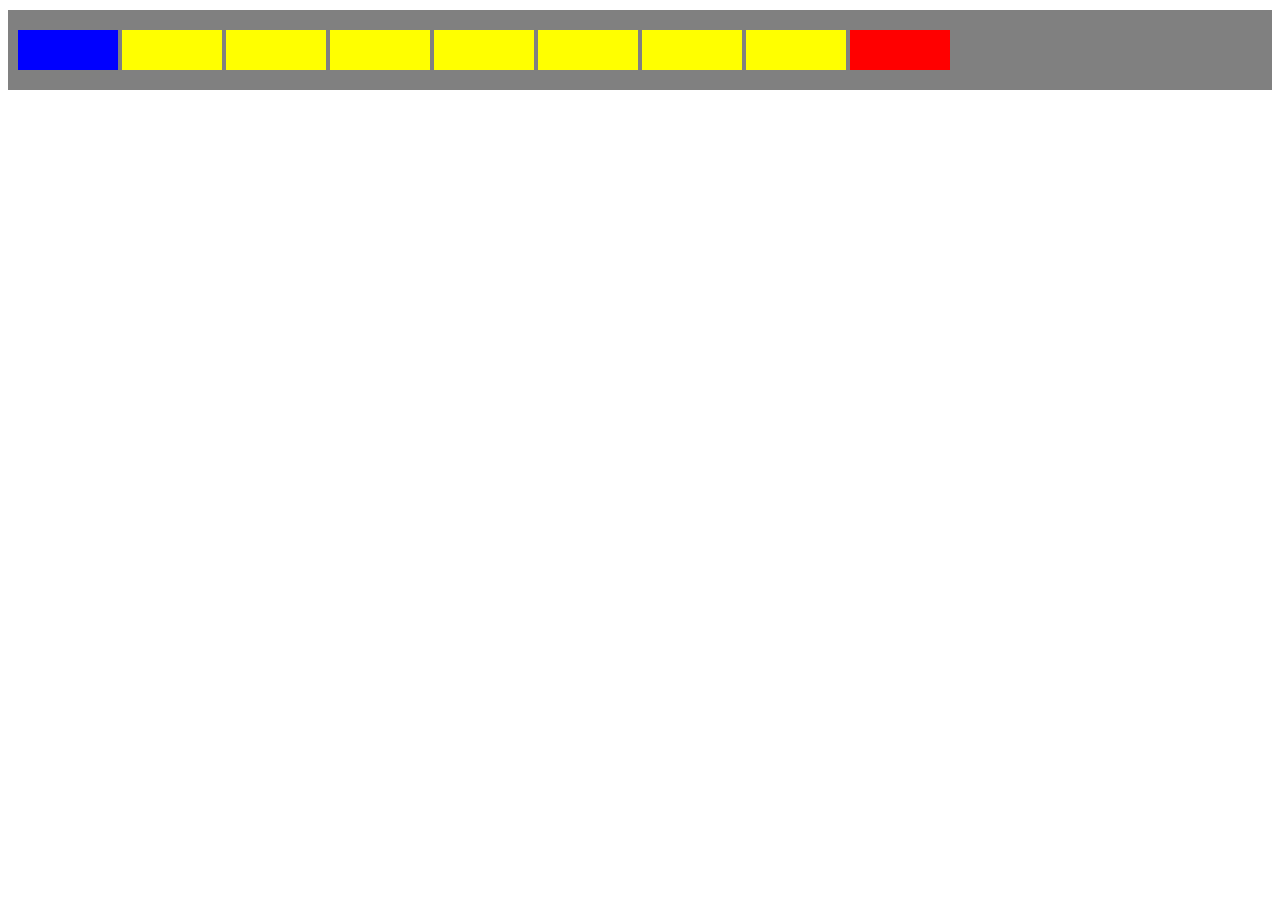
<file: Лекция 37. ClassList и делегирование/index.html>
<!DOCTYPE html>
<html lang="en">
<head>
    <meta charset="UTF-8">
    <meta name="viewport" content="width=device-width, initial-scale=1.0">
    <meta http-equiv="X-UA-Compatible" content="ie=edge">
    <title>Java Script</title>
    <link rel='stylesheet' href='style.css'>
</head>
<body>
    <div id='first' class='btn-block'>
        <button class='blue some'></button>
        <button></button>
        <button></button>
        <button></button>
        <button></button>
        <button></button>
        <button></button>
        <button></button>
    </div>
    <script src='practic.js'></script>
    
</body>
</html>
</file>
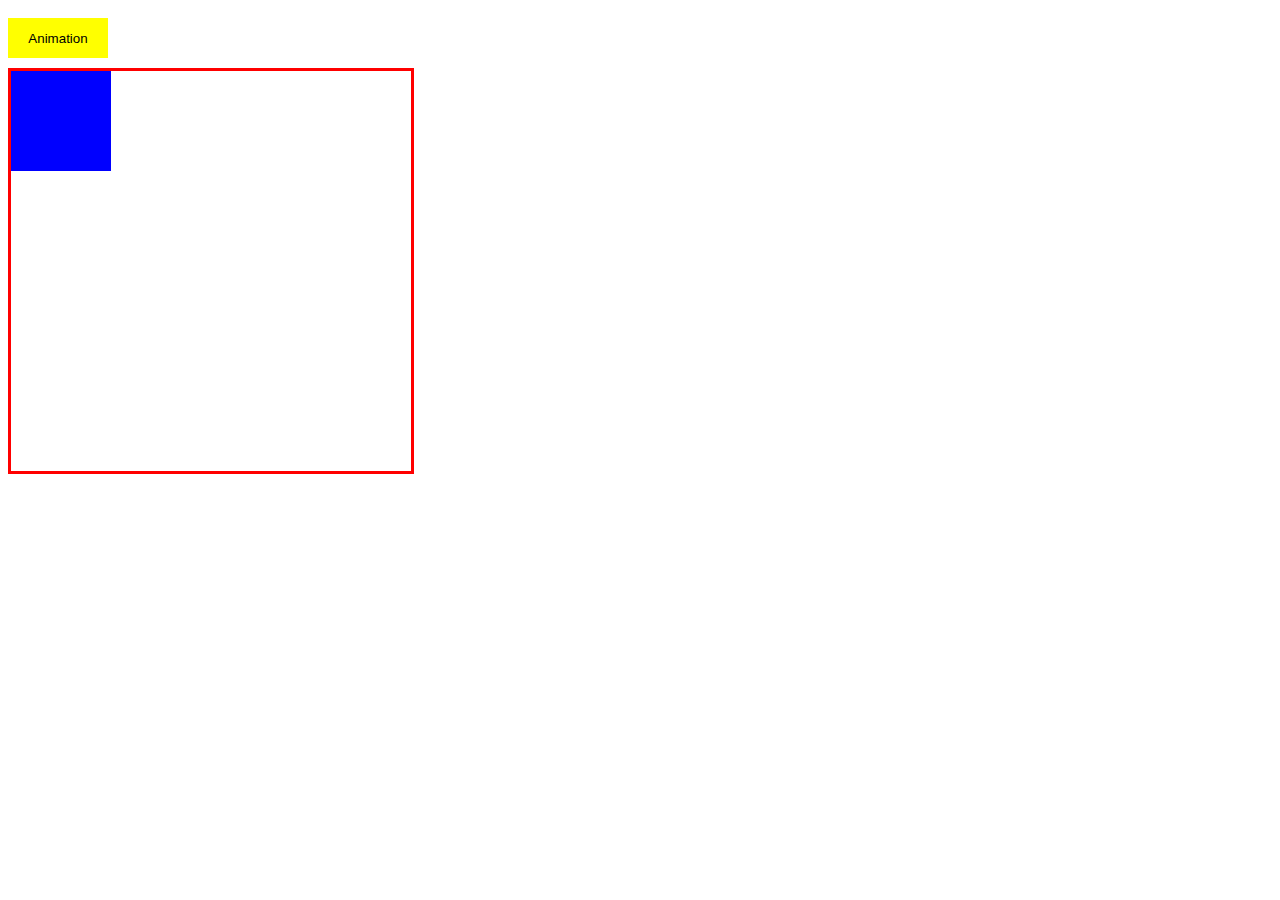
<file: Лекция 39. Скрипты и время их выполнения setTimout & setInterval/index.html>
<!DOCTYPE html>
<html lang="ru">
  <head>
    <meta charset="utf-8">
    <meta http-equiv="X-UA-Compatible" content="IE=edge">
   	<title>Java Script</title>
   	<link rel="stylesheet" href="style.css">
  </head>
  <body>
    <button class="btn">Animation</button>
    <div class="wrapper">
        <div class="box"></div>
    </div>

	<script src="jsv1.1+v1.2.js"></script>
  </body>
</html>
</file>
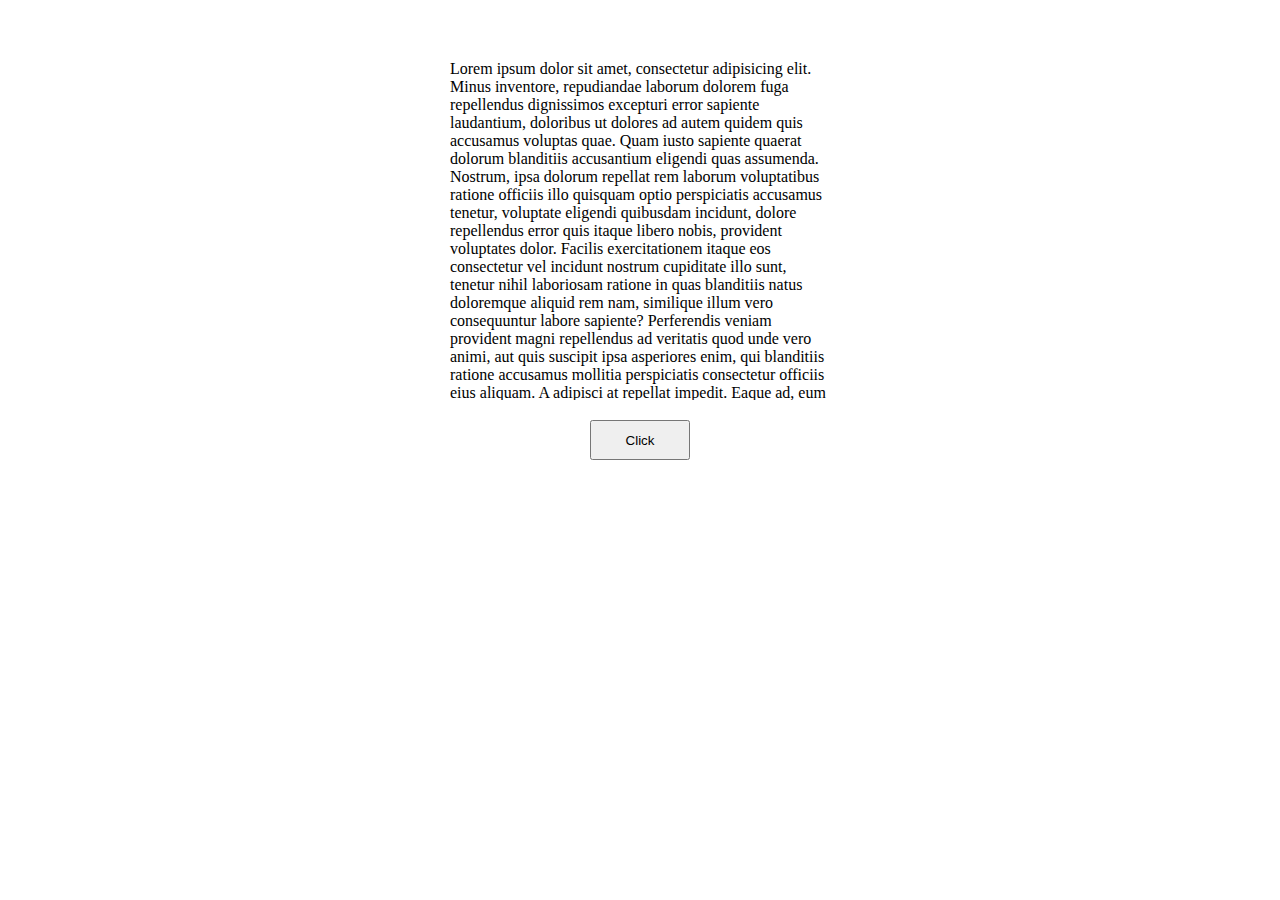
<file: Лекция 42. Параметры документа, окна и работа с ними/index.html>
<!DOCTYPE html>
<html lang="ru">
  <head>
    <meta charset="utf-8">
    <meta http-equiv="X-UA-Compatible" content="IE=edge">
   	<title>JavaScript</title>
   	<link rel="stylesheet" href="style.css">
  </head>
  <body>
    
    <div class="box">Lorem ipsum dolor sit amet, consectetur adipisicing elit. Minus inventore, repudiandae laborum dolorem fuga repellendus dignissimos excepturi error sapiente laudantium, doloribus ut dolores ad autem quidem quis accusamus voluptas quae. Quam iusto sapiente quaerat dolorum blanditiis accusantium eligendi quas assumenda. Nostrum, ipsa dolorum repellat rem laborum voluptatibus ratione officiis illo quisquam optio perspiciatis accusamus tenetur, voluptate eligendi quibusdam incidunt, dolore repellendus error quis itaque libero nobis, provident voluptates dolor. Facilis exercitationem itaque eos consectetur vel incidunt nostrum cupiditate illo sunt, tenetur nihil laboriosam ratione in quas blanditiis natus doloremque aliquid rem nam, similique illum vero consequuntur labore sapiente? Perferendis veniam provident magni repellendus ad veritatis quod unde vero animi, aut quis suscipit ipsa asperiores enim, qui blanditiis ratione accusamus mollitia perspiciatis consectetur officiis eius aliquam. A adipisci at repellat impedit. Eaque ad, eum laudantium deserunt. Quis error voluptatem tempora quam ducimus aut, architecto odio voluptatum reiciendis. Atque error, deleniti similique non nam ratione. Perferendis, officiis mollitia laboriosam quam, nisi vel obcaecati vero dicta ducimus dolorum quas, excepturi consequatur fugiat sit minima repellendus quia aliquid numquam id autem unde dolorem quaerat odit. Harum eaque dolor dicta, accusantium deserunt eius deleniti nisi quas assumenda consectetur, odit modi exercitationem, officia doloribus quidem perferendis repellendus quos commodi eveniet cum beatae ea molestiae reprehenderit. Facilis, iste corporis earum. Nemo aliquam architecto error facilis amet, nihil sed excepturi necessitatibus rem delectus, omnis ipsa ut temporibus expedita quas natus ipsum fuga eum harum nisi facere cupiditate reiciendis! Id magnam blanditiis eligendi, nulla accusamus magni. Placeat quidem repellat explicabo minus esse numquam velit, accusantium a, cumque aperiam iure alias natus aliquam minima quas possimus assumenda quod, doloremque saepe perspiciatis nulla vero quibusdam voluptates. Nihil, aliquam maiores earum non similique quos? Quos cumque est illum assumenda perspiciatis, obcaecati atque doloribus cum soluta sit qui, deserunt reprehenderit quibusdam ratione odio similique a, quod cupiditate! Accusamus hic minus numquam, repellendus, ullam beatae itaque ad laudantium doloremque dolore error praesentium provident consequuntur consectetur culpa necessitatibus facere. Adipisci dignissimos fugiat consequuntur temporibus magni eius deleniti. Reiciendis, distinctio nesciunt modi repellendus aperiam quia dolore porro, pariatur eos. Ducimus iusto officiis cupiditate, error modi eius, dolores maxime a eaque tenetur? Quae nulla reprehenderit voluptatibus fugit cum distinctio hic libero maiores fugiat, atque amet qui cupiditate pariatur quaerat illo similique sunt doloribus modi reiciendis blanditiis in voluptatem esse. Hic voluptates atque beatae nihil ad perspiciatis repudiandae, consequuntur non nesciunt maiores alias eos odit, officiis inventore eaque aperiam voluptatibus. Fugiat eum esse nam saepe soluta ab accusamus nemo fuga aut, distinctio officia atque. Voluptatibus perspiciatis magni harum incidunt aliquid temporibus quas labore exercitationem. Alias mollitia magnam sequi, totam corrupti temporibus facere praesentium iste velit aliquam minus enim cupiditate rem. Iste molestiae maxime illum non accusantium voluptas blanditiis, quod consectetur, quidem est culpa voluptates obcaecati, ipsum ab natus vitae! Consectetur animi quae tenetur odio repellendus natus tempora ipsa culpa, inventore accusamus ea corporis doloribus id harum voluptatem, praesentium temporibus, explicabo totam mollitia molestiae est iusto vel repellat molestias. Repellat placeat voluptas quaerat eaque, illum dicta rerum numquam sunt!</div>
    <button>Click</button>
	<script src="script.js"></script>
  </body>
</html>
</file>
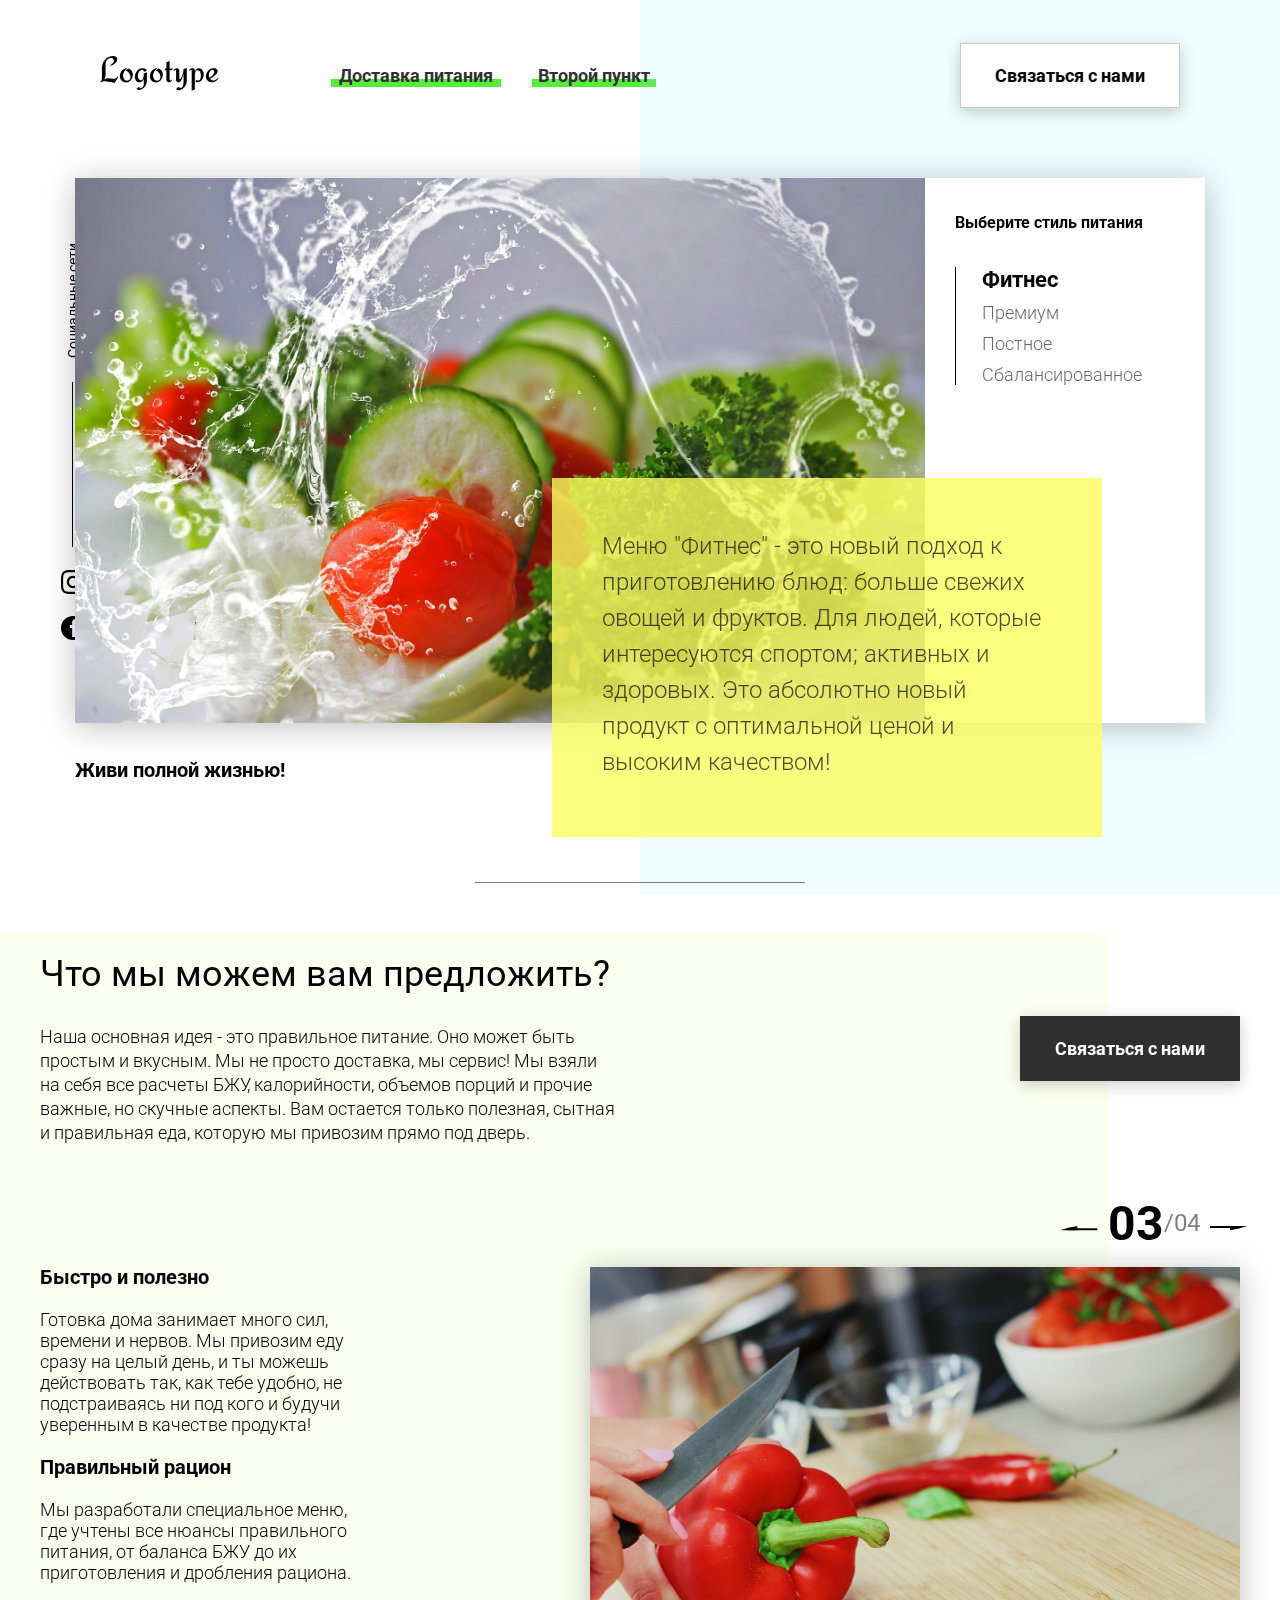
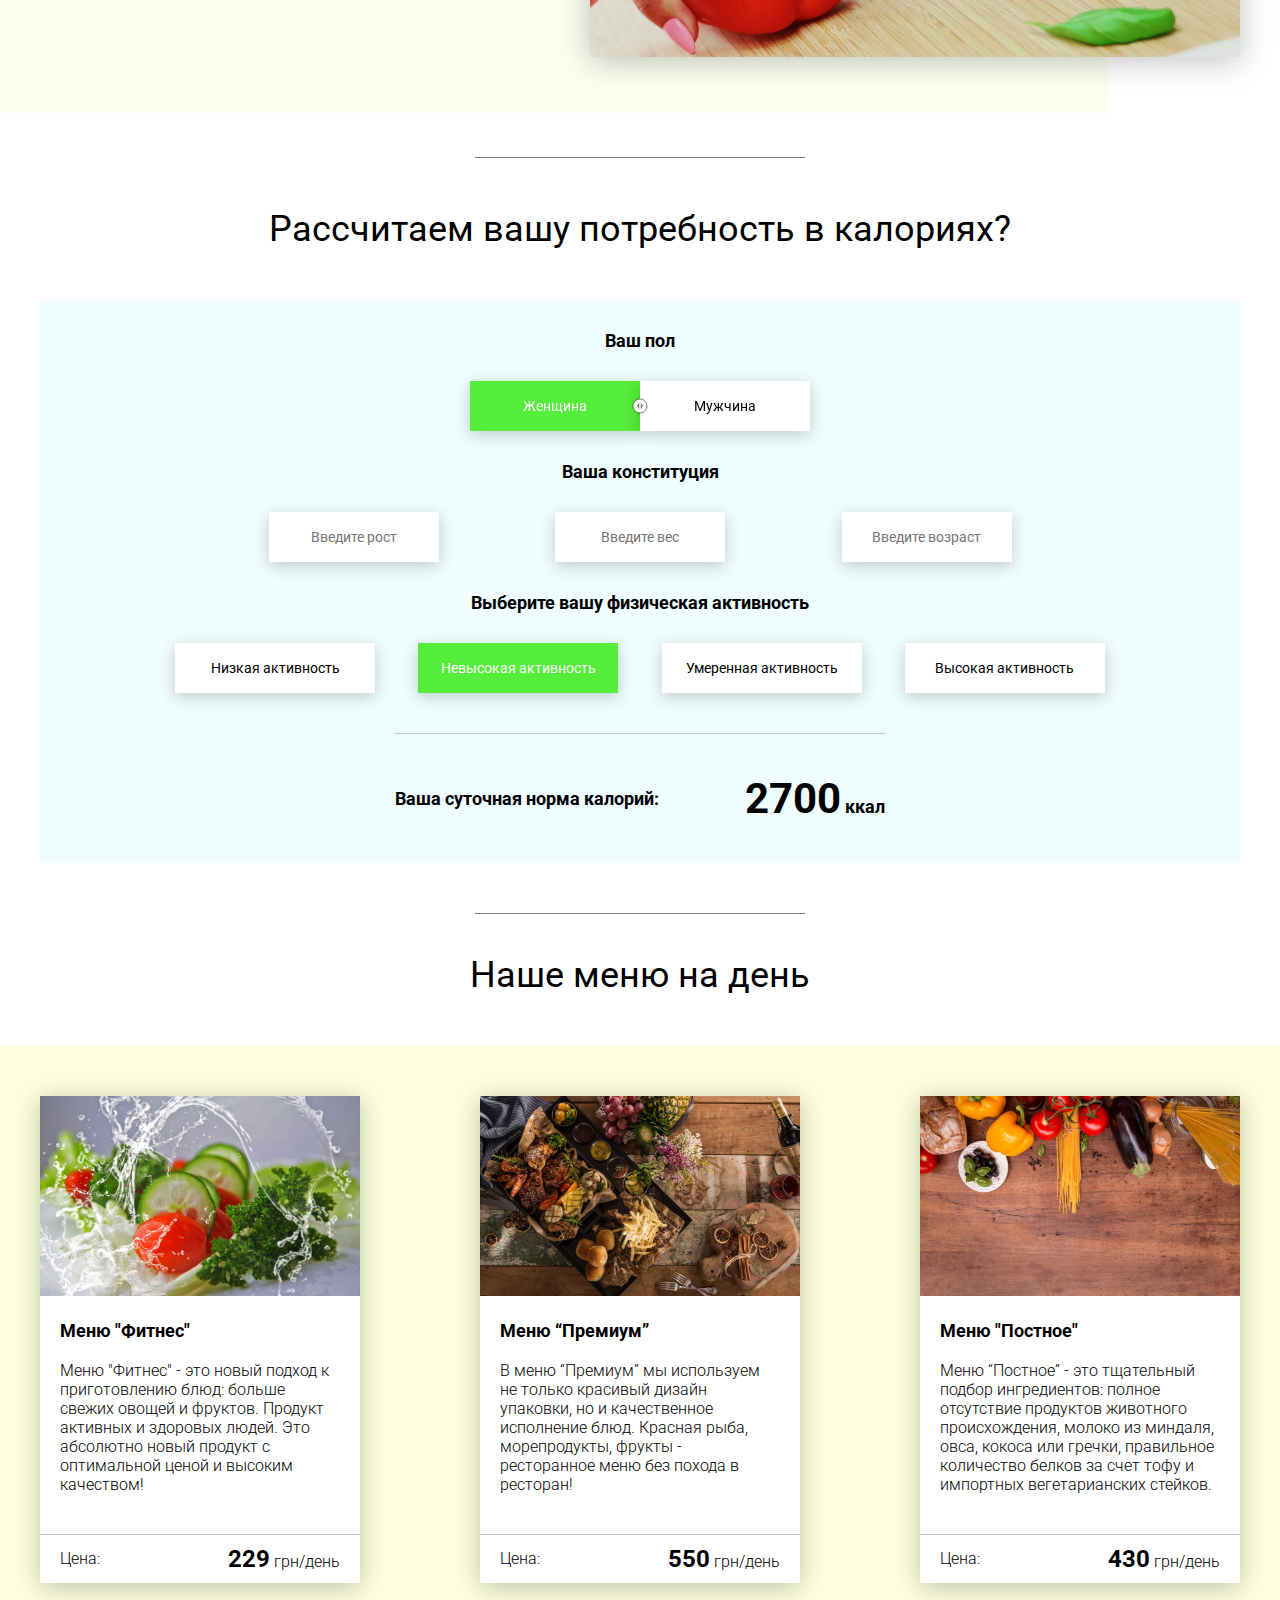
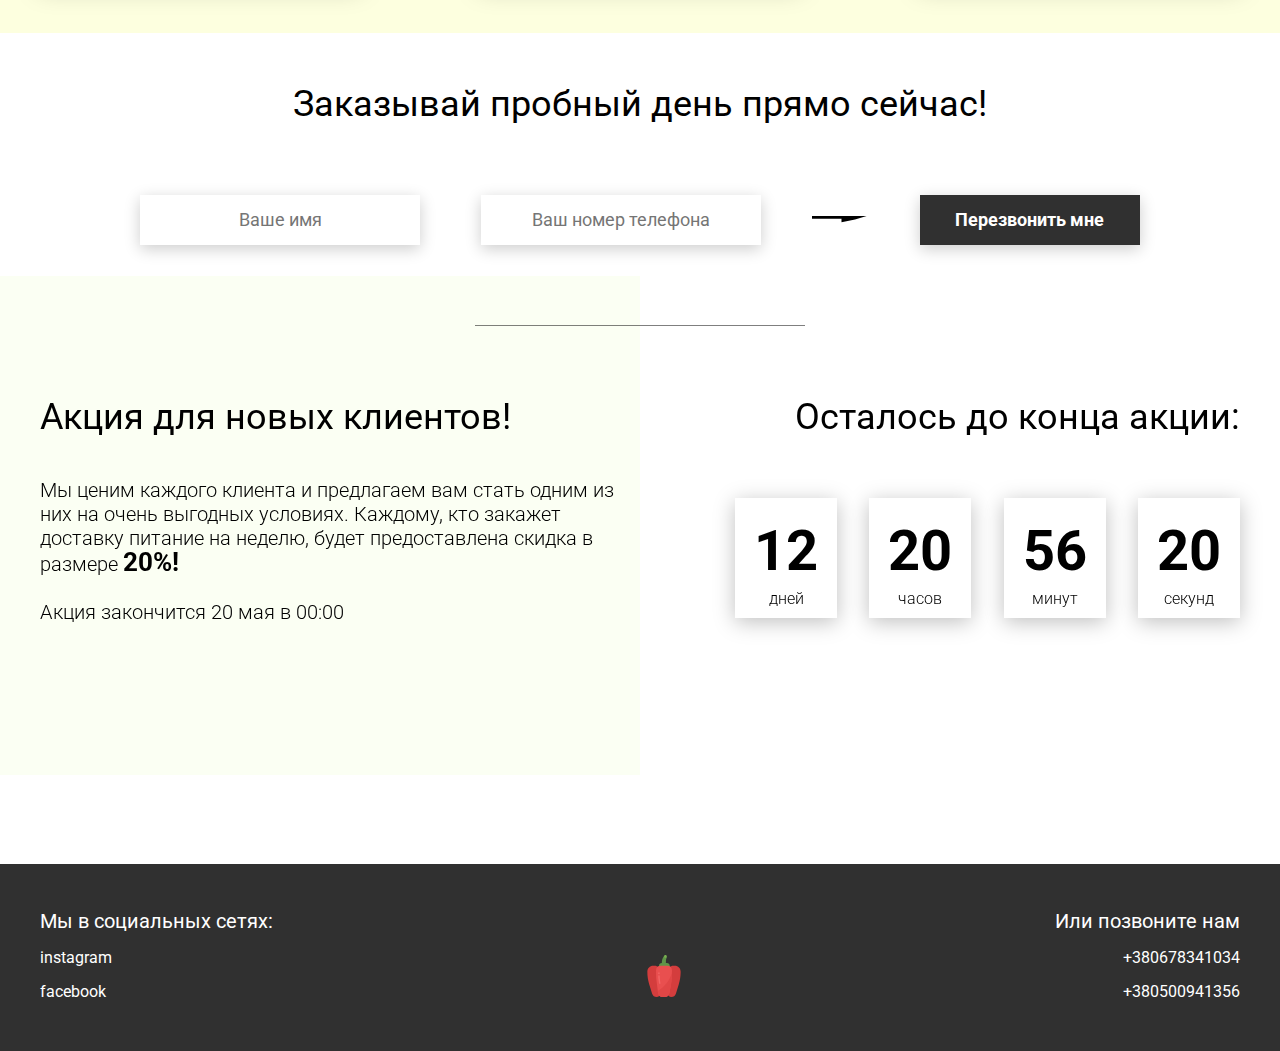
<file: Лекция 38. Создаем табы в новом/Food_dist/index.html>
<!DOCTYPE html>
<html lang="en">
<head>
    <meta charset="UTF-8">
    <meta name="viewport" content="width=device-width, initial-scale=1.0">
    <title>Food</title>
    <link rel="stylesheet" href="css/style.css">
</head>
<body>
    <header class="header">
        <div class="header__left-block">
            <div class="header__logo">
                <img src="icons/logo.svg" alt="Логотип">
            </div>
            <nav class="header__links">
                <a href="#" class="header__link">Доставка питания</a>
                <a href="#" class="header__link">Второй пункт</a>
            </nav>
        </div>
        <div class="header__right-block">
            <button class="btn btn_white">Связаться с нами</button>
        </div>
    </header>
    <div class="sidepanel">
        <div class="sidepanel__text"><span>Социальные сети</span></div>
        <div class="sidepanel__divider"></div>
        <a href="#" class="sidepanel__icon">
            <img src="icons/instagram.svg" alt="instagram">
        </a>
        <a href="#" class="sidepanel__icon">
            <img src="icons/facebook.svg" alt="facebook">
        </a>
    </div>

    <div class="preview">
        <div class="bgc_blue"></div>
        <div class="container">
            <div class="tabcontainer">
                <div class="tabcontent">
                    <img src="img/tabs/vegy.jpg" alt="vegy">
                    <div class="tabcontent__descr">
                        Меню "Фитнес" - это новый подход к приготовлению блюд: больше свежих овощей и фруктов. Для людей, которые интересуются спортом; активных и здоровых. Это абсолютно новый продукт с оптимальной ценой и высоким качеством!
                    </div>
                </div>
                <div class="tabcontent">
                    <img src="img/tabs/elite.jpg" alt="elite">
                    <div class="tabcontent__descr">
                        Меню “Премиум” - мы используем не только красивый дизайн упаковки, но и качественное исполнение блюд. Красная рыба, морепродукты, фрукты - ресторанное меню без похода в ресторан!                                     
                    </div>
                </div>
                <div class="tabcontent">
                    <img src="img/tabs/post.jpg" alt="post">
                    <div class="tabcontent__descr">
                        Наше специальное “Постное меню” - это тщательный подбор ингредиентов: полное отсутствие продуктов животного происхождения. Полная гармония с собой и природой в каждом элементе! Все будет Ом!                                     
                    </div>
                </div>
                <div class="tabcontent">
                    <img src="img/tabs/vegy.jpg" alt="vegy">
                    <div class="tabcontent__descr">
                        Меню "Сбалансированное" - это соответствие вашего рациона всем научным рекомендациям. Мы тщательно просчитываем вашу потребность в к/б/ж/у и создаем лучшие блюда для вас.
                    </div>
                </div>
                <div class="tabheader">
                    <h3>Выберите стиль питания</h3>
                    <div class="tabheader__items">
                        <div class="tabheader__item tabheader__item_active">Фитнес</div>
                        <div class="tabheader__item">Премиум</div>
                        <div class="tabheader__item">Постное</div>
                        <div class="tabheader__item">Сбалансированное</div>
                    </div>
                </div>
            </div>
            <div class="preview__life">Живи полной жизнью!</div>
        </div>
    </div>

    <div class="divider"></div>

    <div class="offer">
        <div class="bgc_y"></div>
        <div class="container">
            <div class="offer__text">
                <h2 class="title">Что мы можем вам предложить?</h2>
                <div class="offer__descr">
                    Наша основная идея - это правильное питание. Оно может быть простым и вкусным. Мы не просто доставка, мы сервис! Мы взяли на себя все расчеты БЖУ, калорийности, объемов порций и прочие важные, но скучные аспекты. Вам остается только полезная, сытная и правильная еда, которую мы привозим прямо под дверь.
                </div>
            </div>
            <div class="offer__action">
                <button class="btn btn_dark">Связаться с нами</button>
            </div>
        </div>
        <div class="container">
            <div class="offer__advantages">
                <h2>Быстро и полезно</h2>
                <div class="offer__advantages-text">
                    Готовка дома занимает много сил, времени и нервов. Мы привозим еду сразу на целый день, и ты можешь действовать так, как тебе удобно, не подстраиваясь ни под кого и будучи уверенным в качестве продукта!
                </div>
                <h2>Правильный рацион</h2>
                <div class="offer__advantages-text">
                    Мы разработали специальное меню, где учтены все нюансы правильного питания, от баланса БЖУ до их приготовления и дробления рациона.
                </div>
            </div>
            <div class="offer__slider">
                <div class="offer__slider-counter">
                    <div class="offer__slider-prev">
                        <img src="icons/left.svg" alt="prev">
                    </div>
                    <span id="current">03</span>
                    /
                    <span id="total">04</span>
                    <div class="offer__slider-next">
                        <img src="icons/right.svg" alt="next">
                    </div>
                </div>
                <div class="offer__slider-wrapper">
                    <div class="offer__slide">
                        <img src="img/slider/pepper.jpg" alt="pepper">
                    </div>
                    <!-- <div class="offer__slide">
                        <img src="img/slider/food-12.jpg" alt="food">
                    </div>
                    <div class="offer__slide">
                        <img src="img/slider/olive-oil.jpg" alt="oil">
                    </div>
                    <div class="offer__slide">
                        <img src="img/slider/paprika.jpg" alt="paprika">
                    </div> -->
                </div>
            </div>
        </div>
    </div>

    <div class="divider"></div>

    <div class="calculating">
        <div class="container">
            <h2 class="title">Рассчитаем вашу потребность в калориях?
            </h2>
            <div class="calculating__field">
                <div class="calculating__subtitle">
                    Ваш пол
                </div>
                <div class="calculating__choose" id="gender">
                    <div class="calculating__choose-item calculating__choose-item_active">Женщина</div>
                    <div class="calculating__choose-item">Мужчина</div>
                </div>

                <div class="calculating__subtitle">
                    Ваша конституция
                </div>
                <div class="calculating__choose calculating__choose_medium">
                    <input type="text" id="height" placeholder="Введите рост" class="calculating__choose-item">
                    <input type="text" id="weight" placeholder="Введите вес"  class="calculating__choose-item">
                    <input type="text" id="age" placeholder="Введите возраст" class="calculating__choose-item">
                </div>

                <div class="calculating__subtitle">
                    Выберите вашу физическая активность
                </div>
                <div class="calculating__choose calculating__choose_big">
                    <div id="low" class="calculating__choose-item">Низкая активность </div>
                    <div id="small"  class="calculating__choose-item calculating__choose-item_active">Невысокая активность</div>
                    <div id="medium" class="calculating__choose-item">Умеренная активность</div>
                    <div id="high" class="calculating__choose-item">Высокая активность</div>
                </div>

                <div class="calculating__divider"></div>

                <div class="calculating__total">
                    <div class="calculating__subtitle">
                        Ваша суточная норма калорий:
                    </div>
                    <div class="calculating__result">
                        <span>2700</span> ккал
                    </div>
                </div>
            </div>
        </div>
    </div>

    <div class="divider"></div>

    <div class="menu">
        <h2 class="title">Наше меню на день</h2>

        <div class="menu__field">
            <div class="container">
                <div class="menu__item">
                    <img src="img/tabs/vegy.jpg" alt="vegy">
                    <h3 class="menu__item-subtitle">Меню "Фитнес"</h3>
                    <div class="menu__item-descr">Меню "Фитнес" - это новый подход к приготовлению блюд: больше свежих овощей и фруктов. Продукт активных и здоровых людей. Это абсолютно новый продукт с оптимальной ценой и высоким качеством!</div>
                    <div class="menu__item-divider"></div>
                    <div class="menu__item-price">
                        <div class="menu__item-cost">Цена:</div>
                        <div class="menu__item-total"><span>229</span> грн/день</div>
                    </div>
                </div>
                <div class="menu__item">
                    <img src="img/tabs/elite.jpg" alt="elite">
                    <h3 class="menu__item-subtitle">Меню “Премиум”</h3>
                    <div class="menu__item-descr">В меню “Премиум” мы используем не только красивый дизайн упаковки, но и качественное исполнение блюд. Красная рыба, морепродукты, фрукты - ресторанное меню без похода в ресторан!</div>
                    <div class="menu__item-divider"></div>
                    <div class="menu__item-price">
                        <div class="menu__item-cost">Цена:</div>
                        <div class="menu__item-total"><span>550</span> грн/день</div>
                    </div>
                </div>
                <div class="menu__item">
                    <img src="img/tabs/post.jpg" alt="post">
                    <h3 class="menu__item-subtitle">Меню "Постное"</h3>
                    <div class="menu__item-descr">Меню “Постное” - это тщательный подбор ингредиентов: полное отсутствие продуктов животного происхождения, молоко из миндаля, овса, кокоса или гречки, правильное количество белков за счет тофу и импортных вегетарианских стейков. </div>
                    <div class="menu__item-divider"></div>
                    <div class="menu__item-price">
                        <div class="menu__item-cost">Цена:</div>
                        <div class="menu__item-total"><span>430</span> грн/день</div>
                    </div>
                </div>
            </div>
        </div>
    </div>

    <div class="order">
        <div class="container">
            <div class="title">Заказывай пробный день прямо сейчас!</div>
            <form action="#" class="order__form">
                <input required placeholder="Ваше имя" name="name" type="text" class="order__input">
                <input required placeholder="Ваш номер телефона" name="phone" type="phone" class="order__input">
                <img src="icons/right.svg" alt="right">
                <button class="btn btn_dark btn_min">Перезвонить мне</button>
            </form>
        </div>
    </div>

    <div class="divider"></div>

    <div class="promotion">
        <div class="bgc_y"></div>
        <div class="container">
            <div class="promotion__text">
                <div class="title">Акция для новых клиентов!</div>
                <div class="promotion__descr">
                    Мы ценим каждого клиента и предлагаем вам стать одним из них на очень выгодных условиях. 
                    Каждому, кто закажет доставку питание на неделю, будет предоставлена скидка в размере <span>20%!</span>
                    <br><br>
                    Акция закончится 20 мая в 00:00
                </div>
            </div>
            <div class="promotion__timer">
                <div class="title">Осталось до конца акции:</div>
                <div class="timer">
                    <div class="timer__block">
                        <span id="days">12</span>
                        дней
                    </div>
                    <div class="timer__block">
                        <span id="hours">20</span>
                        часов
                    </div>
                    <div class="timer__block">
                        <span id="minutes">56</span>
                        минут
                    </div>
                    <div class="timer__block">
                        <span id="seconds">20</span>
                        секунд
                    </div>
                </div>
            </div>
        </div>
    </div>

    <footer class="footer">
        <div class="container">
            <div class="social">
                <div class="subtitle">Мы в социальных сетях:</div>
                <a href="#" class="link">instagram</a>
                <a href="#" class="link">facebook</a>
            </div>
            <div class="pepper">
                <img src="icons/veg.svg" alt="pepper">
            </div>
            <div class="call">
                <div class="subtitle">Или позвоните нам</div>
                <a href="#" class="link">+380678341034</a>
                <a href="#" class="link">+380500941356</a>
            </div>
        </div>
    </footer>

    <div class="modal">
        <div class="modal__dialog">
            <div class="modal__content">
                <form action="#">
                    <div class="modal__close">&times;</div>
                    <div class="modal__title">Мы свяжемся с вами как можно быстрее!</div>
                    <input required placeholder="Ваше имя" name="name" type="text" class="modal__input">
                    <input required placeholder="Ваш номер телефона" name="phone" type="phone" class="modal__input">
                    <button class="btn btn_dark btn_min">Перезвонить мне</button>
                </form>
            </div>
        </div>
    </div>
    <script src='js/practic++.js'></script>
</body>
</html>
</file>
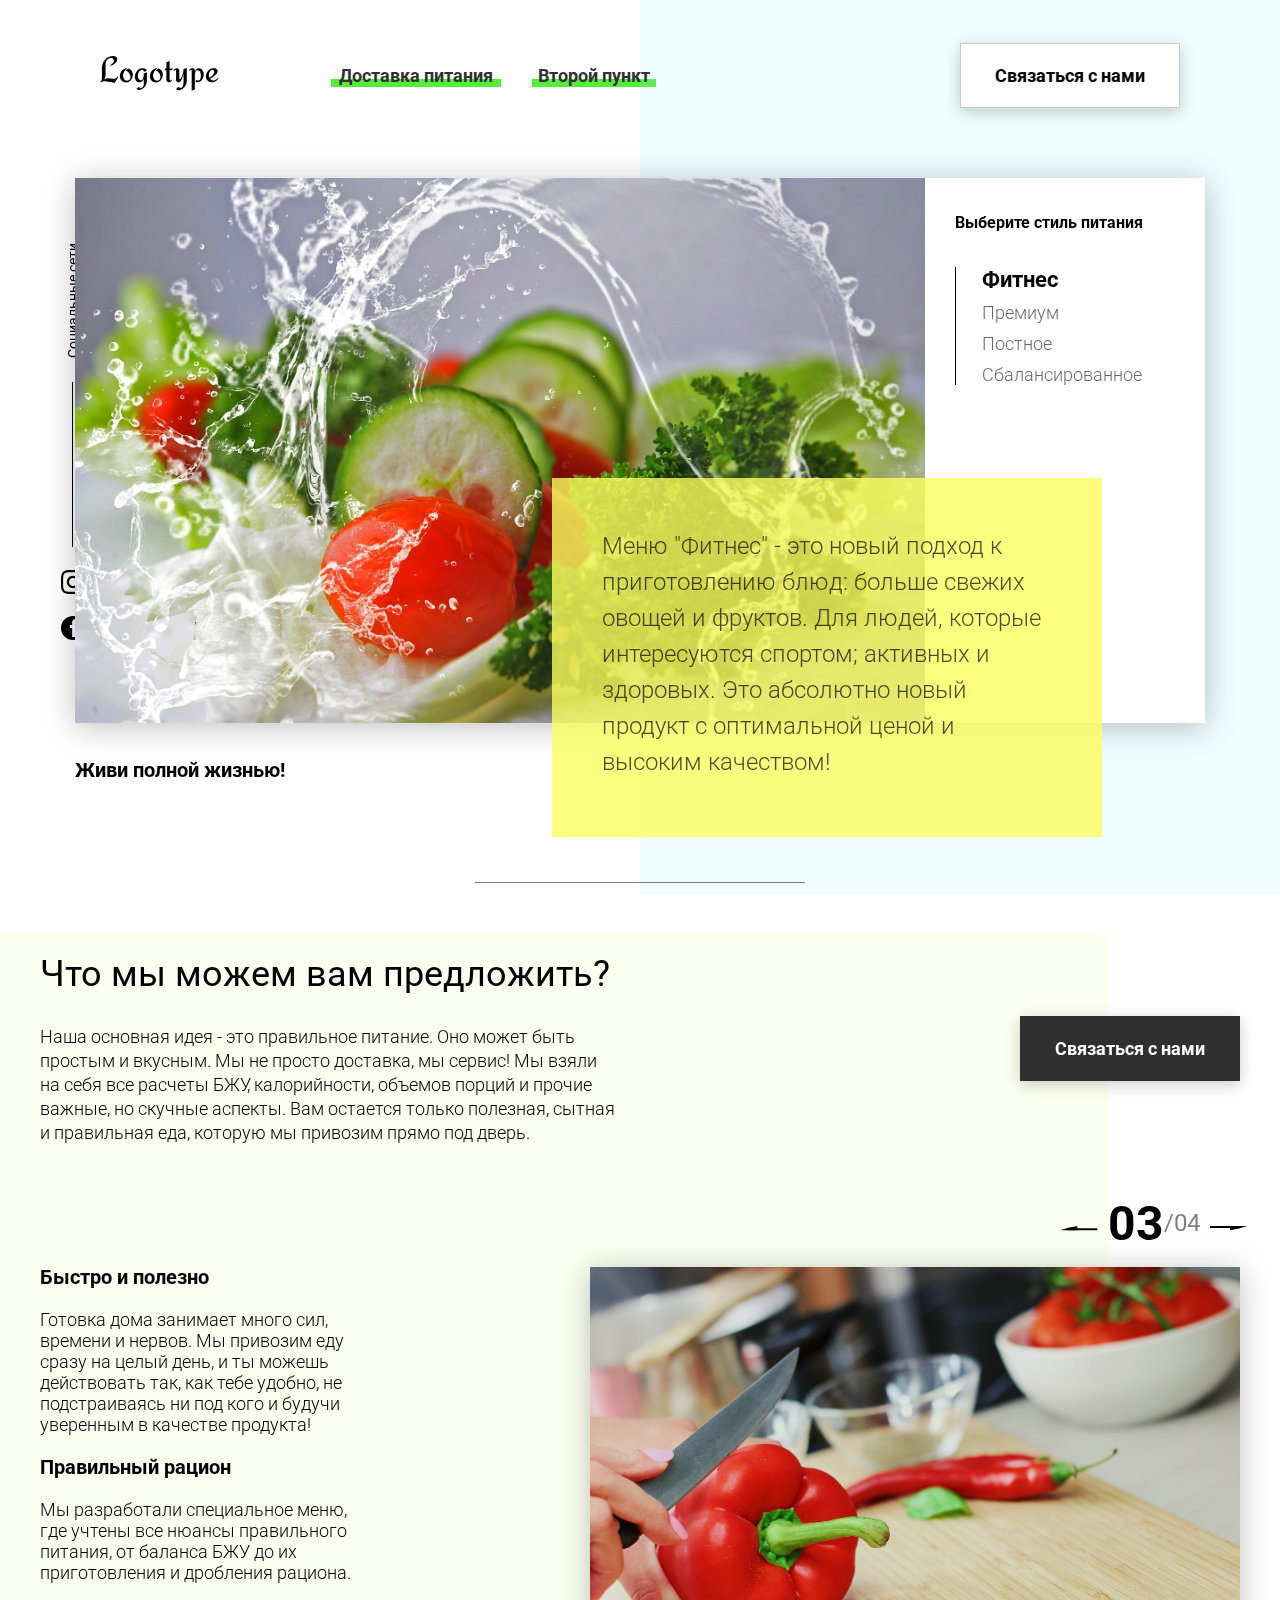
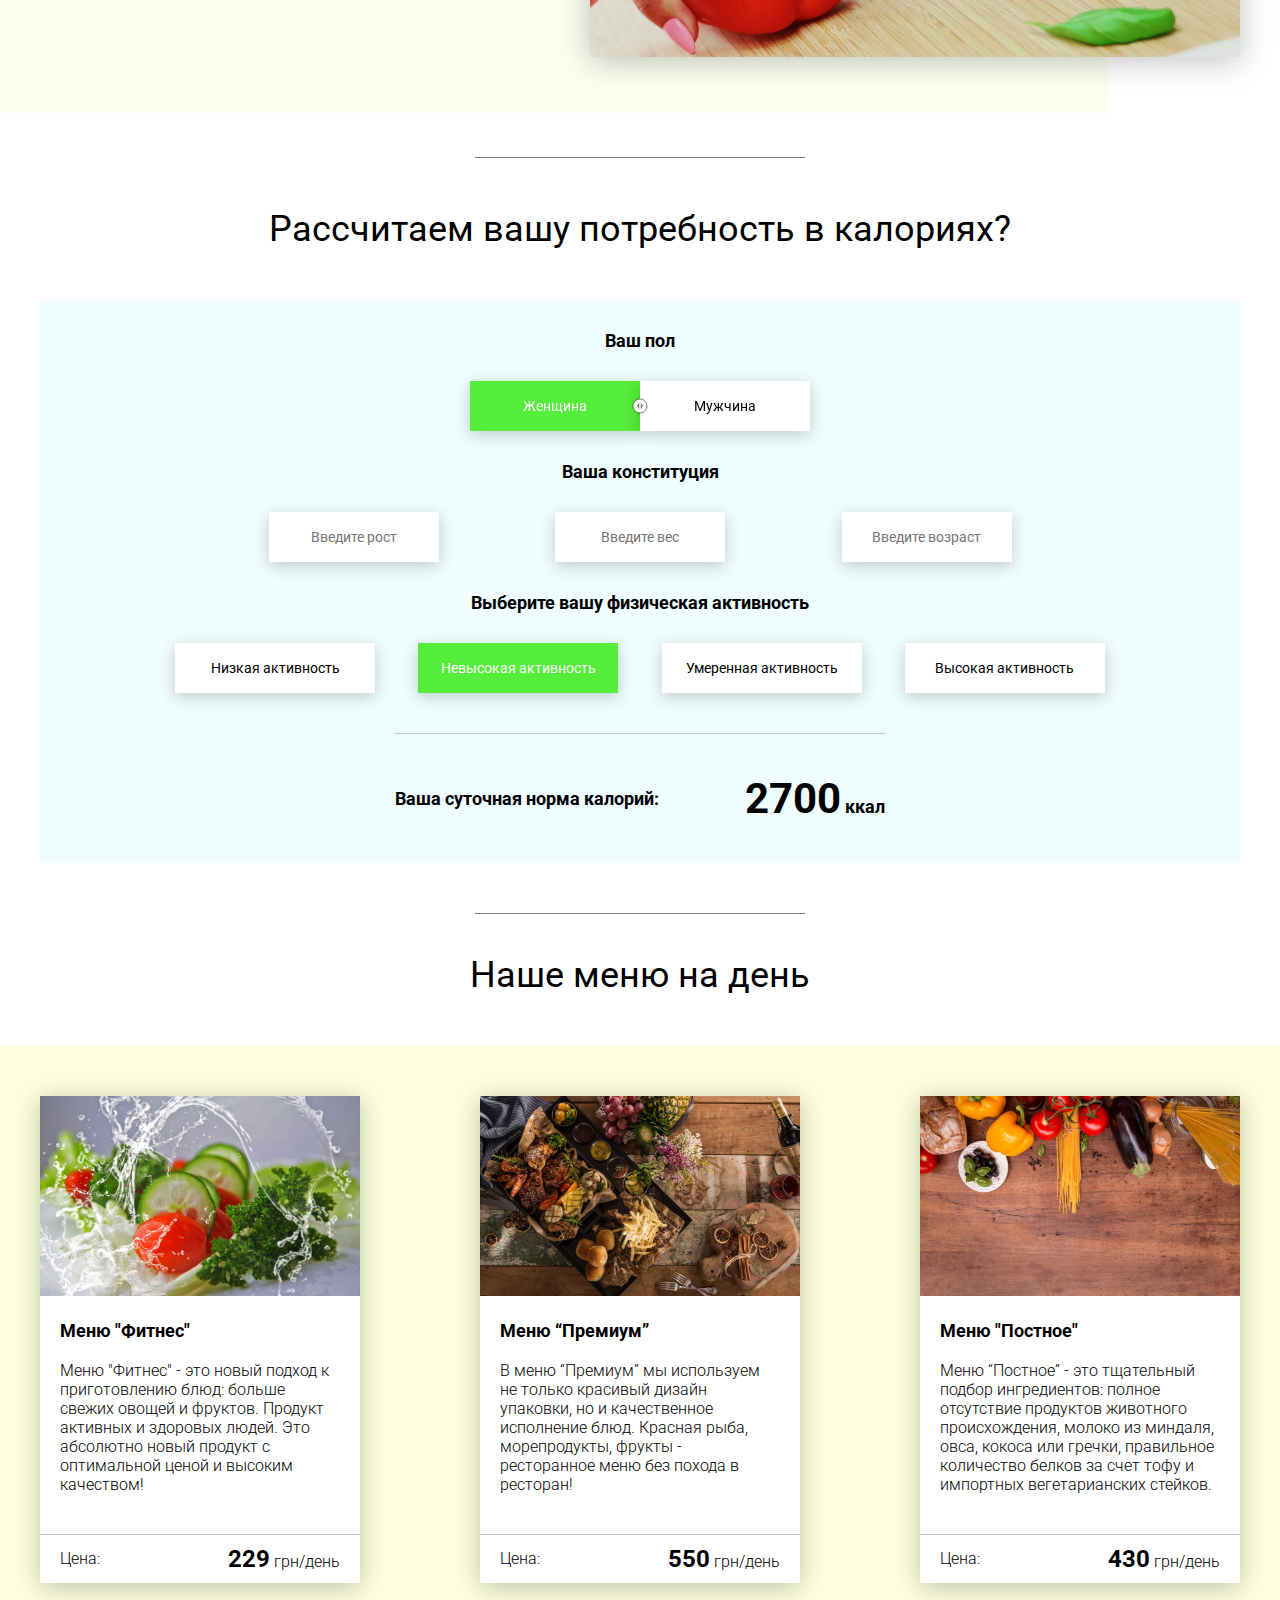
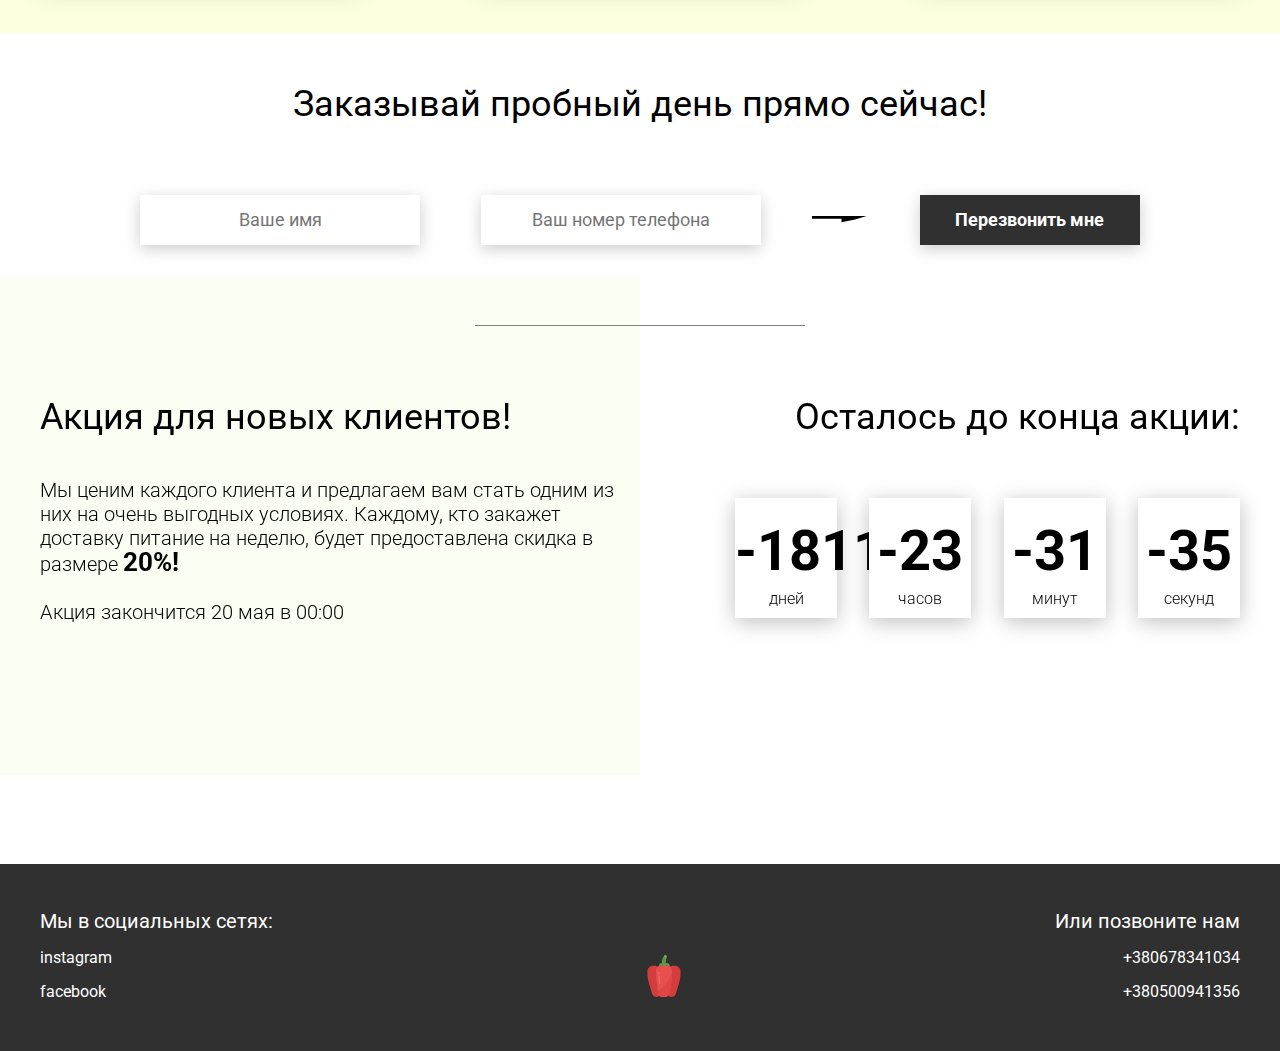
<file: Лекция 41. Создаем таймер обратного отсчета на сайте/Food_dist/index.html>
<!DOCTYPE html>
<html lang="en">
<head>
    <meta charset="UTF-8">
    <meta name="viewport" content="width=device-width, initial-scale=1.0">
    <title>Food</title>
    <link rel="stylesheet" href="css/style.css">
</head>
<body>
    <header class="header">
        <div class="header__left-block">
            <div class="header__logo">
                <img src="icons/logo.svg" alt="Логотип">
            </div>
            <nav class="header__links">
                <a href="#" class="header__link">Доставка питания</a>
                <a href="#" class="header__link">Второй пункт</a>
            </nav>
        </div>
        <div class="header__right-block">
            <button class="btn btn_white">Связаться с нами</button>
        </div>
    </header>
    <div class="sidepanel">
        <div class="sidepanel__text"><span>Социальные сети</span></div>
        <div class="sidepanel__divider"></div>
        <a href="#" class="sidepanel__icon">
            <img src="icons/instagram.svg" alt="instagram">
        </a>
        <a href="#" class="sidepanel__icon">
            <img src="icons/facebook.svg" alt="facebook">
        </a>
    </div>

    <div class="preview">
        <div class="bgc_blue"></div>
        <div class="container">
            <div class="tabcontainer">
                <div class="tabcontent">
                    <img src="img/tabs/vegy.jpg" alt="vegy">
                    <div class="tabcontent__descr">
                        Меню "Фитнес" - это новый подход к приготовлению блюд: больше свежих овощей и фруктов. Для людей, которые интересуются спортом; активных и здоровых. Это абсолютно новый продукт с оптимальной ценой и высоким качеством!
                    </div>
                </div>
                <div class="tabcontent">
                    <img src="img/tabs/elite.jpg" alt="elite">
                    <div class="tabcontent__descr">
                        Меню “Премиум” - мы используем не только красивый дизайн упаковки, но и качественное исполнение блюд. Красная рыба, морепродукты, фрукты - ресторанное меню без похода в ресторан!                                     
                    </div>
                </div>
                <div class="tabcontent">
                    <img src="img/tabs/post.jpg" alt="post">
                    <div class="tabcontent__descr">
                        Наше специальное “Постное меню” - это тщательный подбор ингредиентов: полное отсутствие продуктов животного происхождения. Полная гармония с собой и природой в каждом элементе! Все будет Ом!                                     
                    </div>
                </div>
                <div class="tabcontent">
                    <img src="img/tabs/vegy.jpg" alt="vegy">
                    <div class="tabcontent__descr">
                        Меню "Сбалансированное" - это соответствие вашего рациона всем научным рекомендациям. Мы тщательно просчитываем вашу потребность в к/б/ж/у и создаем лучшие блюда для вас.
                    </div>
                </div>
                <div class="tabheader">
                    <h3>Выберите стиль питания</h3>
                    <div class="tabheader__items">
                        <div class="tabheader__item tabheader__item_active">Фитнес</div>
                        <div class="tabheader__item">Премиум</div>
                        <div class="tabheader__item">Постное</div>
                        <div class="tabheader__item">Сбалансированное</div>
                    </div>
                </div>
            </div>
            <div class="preview__life">Живи полной жизнью!</div>
        </div>
    </div>

    <div class="divider"></div>

    <div class="offer">
        <div class="bgc_y"></div>
        <div class="container">
            <div class="offer__text">
                <h2 class="title">Что мы можем вам предложить?</h2>
                <div class="offer__descr">
                    Наша основная идея - это правильное питание. Оно может быть простым и вкусным. Мы не просто доставка, мы сервис! Мы взяли на себя все расчеты БЖУ, калорийности, объемов порций и прочие важные, но скучные аспекты. Вам остается только полезная, сытная и правильная еда, которую мы привозим прямо под дверь.
                </div>
            </div>
            <div class="offer__action"><button class="btn btn_dark">Связаться с нами</button>
            </div>
        </div>
        <div class="container">
            <div class="offer__advantages">
                <h2>Быстро и полезно</h2>
                <div class="offer__advantages-text">
                    Готовка дома занимает много сил, времени и нервов. Мы привозим еду сразу на целый день, и ты можешь действовать так, как тебе удобно, не подстраиваясь ни под кого и будучи уверенным в качестве продукта!
                </div>
                <h2>Правильный рацион</h2>
                <div class="offer__advantages-text">
                    Мы разработали специальное меню, где учтены все нюансы правильного питания, от баланса БЖУ до их приготовления и дробления рациона.
                </div>
            </div>
            <div class="offer__slider">
                <div class="offer__slider-counter">
                    <div class="offer__slider-prev">
                        <img src="icons/left.svg" alt="prev">
                    </div>
                    <span id="current">03</span>
                    /
                    <span id="total">04</span>
                    <div class="offer__slider-next">
                        <img src="icons/right.svg" alt="next">
                    </div>
                </div>
                <div class="offer__slider-wrapper">
                    <div class="offer__slide">
                        <img src="img/slider/pepper.jpg" alt="pepper">
                    </div>
                    <!-- <div class="offer__slide">
                        <img src="img/slider/food-12.jpg" alt="food">
                    </div>
                    <div class="offer__slide">
                        <img src="img/slider/olive-oil.jpg" alt="oil">
                    </div>
                    <div class="offer__slide">
                        <img src="img/slider/paprika.jpg" alt="paprika">
                    </div> -->
                </div>
            </div>
        </div>
    </div>

    <div class="divider"></div>

    <div class="calculating">
        <div class="container">
            <h2 class="title">Рассчитаем вашу потребность в калориях?
            </h2>
            <div class="calculating__field">
                <div class="calculating__subtitle">
                    Ваш пол
                </div>
                <div class="calculating__choose" id="gender">
                    <div class="calculating__choose-item calculating__choose-item_active">Женщина</div>
                    <div class="calculating__choose-item">Мужчина</div>
                </div>

                <div class="calculating__subtitle">
                    Ваша конституция
                </div>
                <div class="calculating__choose calculating__choose_medium">
                    <input type="text" id="height" placeholder="Введите рост" class="calculating__choose-item">
                    <input type="text" id="weight" placeholder="Введите вес"  class="calculating__choose-item">
                    <input type="text" id="age" placeholder="Введите возраст" class="calculating__choose-item">
                </div>

                <div class="calculating__subtitle">
                    Выберите вашу физическая активность
                </div>
                <div class="calculating__choose calculating__choose_big">
                    <div id="low" class="calculating__choose-item">Низкая активность </div>
                    <div id="small"  class="calculating__choose-item calculating__choose-item_active">Невысокая активность</div>
                    <div id="medium" class="calculating__choose-item">Умеренная активность</div>
                    <div id="high" class="calculating__choose-item">Высокая активность</div>
                </div>

                <div class="calculating__divider"></div>

                <div class="calculating__total">
                    <div class="calculating__subtitle">
                        Ваша суточная норма калорий:
                    </div>
                    <div class="calculating__result">
                        <span>2700</span> ккал
                    </div>
                </div>
            </div>
        </div>
    </div>

    <div class="divider"></div>

    <div class="menu">
        <h2 class="title">Наше меню на день</h2>

        <div class="menu__field">
            <div class="container">
                <div class="menu__item">
                    <img src="img/tabs/vegy.jpg" alt="vegy">
                    <h3 class="menu__item-subtitle">Меню "Фитнес"</h3>
                    <div class="menu__item-descr">Меню "Фитнес" - это новый подход к приготовлению блюд: больше свежих овощей и фруктов. Продукт активных и здоровых людей. Это абсолютно новый продукт с оптимальной ценой и высоким качеством!</div>
                    <div class="menu__item-divider"></div>
                    <div class="menu__item-price">
                        <div class="menu__item-cost">Цена:</div>
                        <div class="menu__item-total"><span>229</span> грн/день</div>
                    </div>
                </div>
                <div class="menu__item">
                    <img src="img/tabs/elite.jpg" alt="elite">
                    <h3 class="menu__item-subtitle">Меню “Премиум”</h3>
                    <div class="menu__item-descr">В меню “Премиум” мы используем не только красивый дизайн упаковки, но и качественное исполнение блюд. Красная рыба, морепродукты, фрукты - ресторанное меню без похода в ресторан!</div>
                    <div class="menu__item-divider"></div>
                    <div class="menu__item-price">
                        <div class="menu__item-cost">Цена:</div>
                        <div class="menu__item-total"><span>550</span> грн/день</div>
                    </div>
                </div>
                <div class="menu__item">
                    <img src="img/tabs/post.jpg" alt="post">
                    <h3 class="menu__item-subtitle">Меню "Постное"</h3>
                    <div class="menu__item-descr">Меню “Постное” - это тщательный подбор ингредиентов: полное отсутствие продуктов животного происхождения, молоко из миндаля, овса, кокоса или гречки, правильное количество белков за счет тофу и импортных вегетарианских стейков. </div>
                    <div class="menu__item-divider"></div>
                    <div class="menu__item-price">
                        <div class="menu__item-cost">Цена:</div>
                        <div class="menu__item-total"><span>430</span> грн/день</div>
                    </div>
                </div>
            </div>
        </div>
    </div>

    <div class="order">
        <div class="container">
            <div class="title">Заказывай пробный день прямо сейчас!</div>
            <form action="#" class="order__form">
                <input required placeholder="Ваше имя" name="name" type="text" class="order__input">
                <input required placeholder="Ваш номер телефона" name="phone" type="phone" class="order__input">
                <img src="icons/right.svg" alt="right">
                <button class="btn btn_dark btn_min">Перезвонить мне</button>
            </form>
        </div>
    </div>

    <div class="divider"></div>

    <div class="promotion">
        <div class="bgc_y"></div>
        <div class="container">
            <div class="promotion__text">
                <div class="title">Акция для новых клиентов!</div>
                <div class="promotion__descr">
                    Мы ценим каждого клиента и предлагаем вам стать одним из них на очень выгодных условиях. 
                    Каждому, кто закажет доставку питание на неделю, будет предоставлена скидка в размере <span>20%!</span>
                    <br><br>
                    Акция закончится 20 мая в 00:00
                </div>
            </div>
            <div class="promotion__timer">
                <div class="title">Осталось до конца акции:</div>
                <div class="timer">
                    <div class="timer__block">
                        <span id="days">12</span>
                        дней
                    </div>
                    <div class="timer__block">
                        <span id="hours">20</span>
                        часов
                    </div>
                    <div class="timer__block">
                        <span id="minutes">56</span>
                        минут
                    </div>
                    <div class="timer__block">
                        <span id="seconds">20</span>
                        секунд
                    </div>
                </div>
            </div>
        </div>
    </div>

    <footer class="footer">
        <div class="container">
            <div class="social">
                <div class="subtitle">Мы в социальных сетях:</div>
                <a href="#" class="link">instagram</a>
                <a href="#" class="link">facebook</a>
            </div>
            <div class="pepper">
                <img src="icons/veg.svg" alt="pepper">
            </div>
            <div class="call">
                <div class="subtitle">Или позвоните нам</div>
                <a href="#" class="link">+380678341034</a>
                <a href="#" class="link">+380500941356</a>
            </div>
        </div>
    </footer>

    <div class="modal">
        <div class="modal__dialog">
            <div class="modal__content">
                <form action="#">
                    <div class="modal__close">&times;</div>
                    <div class="modal__title">Мы свяжемся с вами как можно быстрее!</div>
                    <input required placeholder="Ваше имя" name="name" type="text" class="modal__input">
                    <input required placeholder="Ваш номер телефона" name="phone" type="phone" class="modal__input">
                    <button class="btn btn_dark btn_min">Перезвонить мне</button>
                </form>
            </div>
        </div>
    </div>
    <script src='js/script.js'></script>
</body>
</html>
</file>
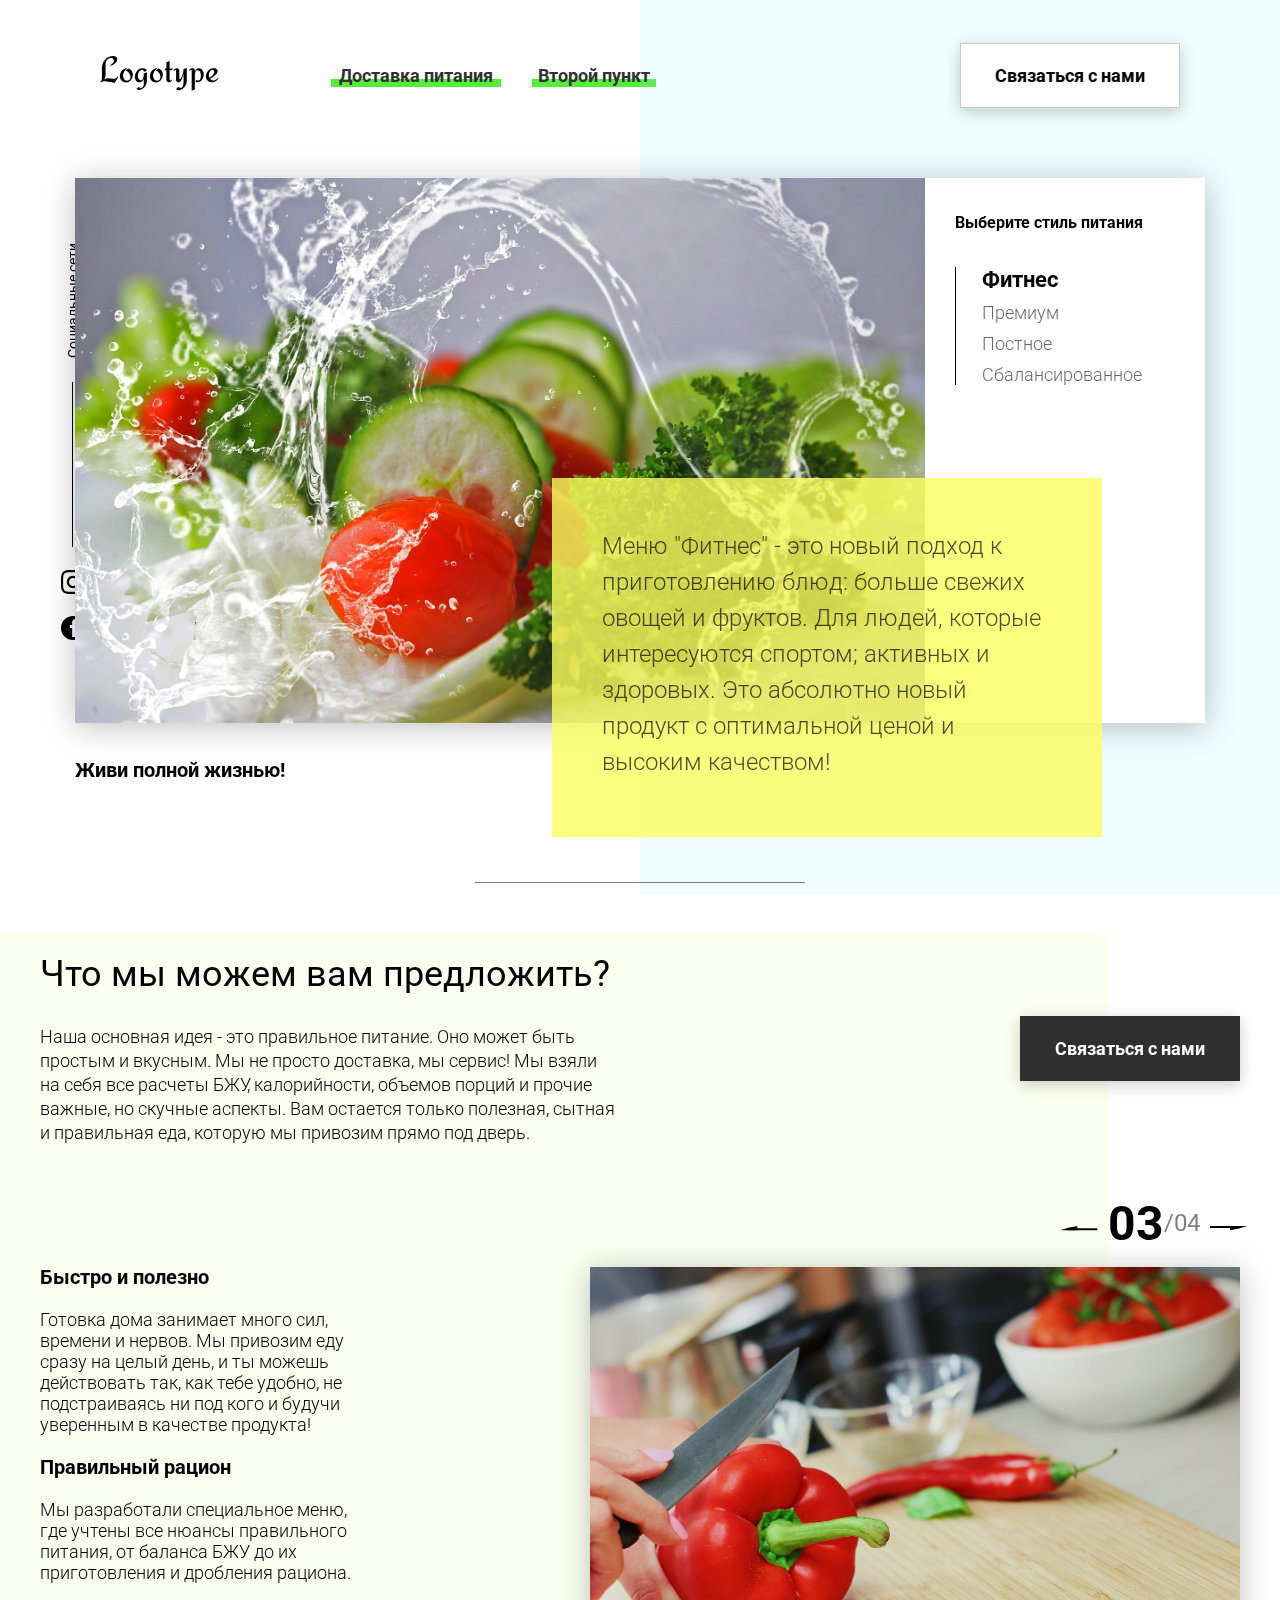
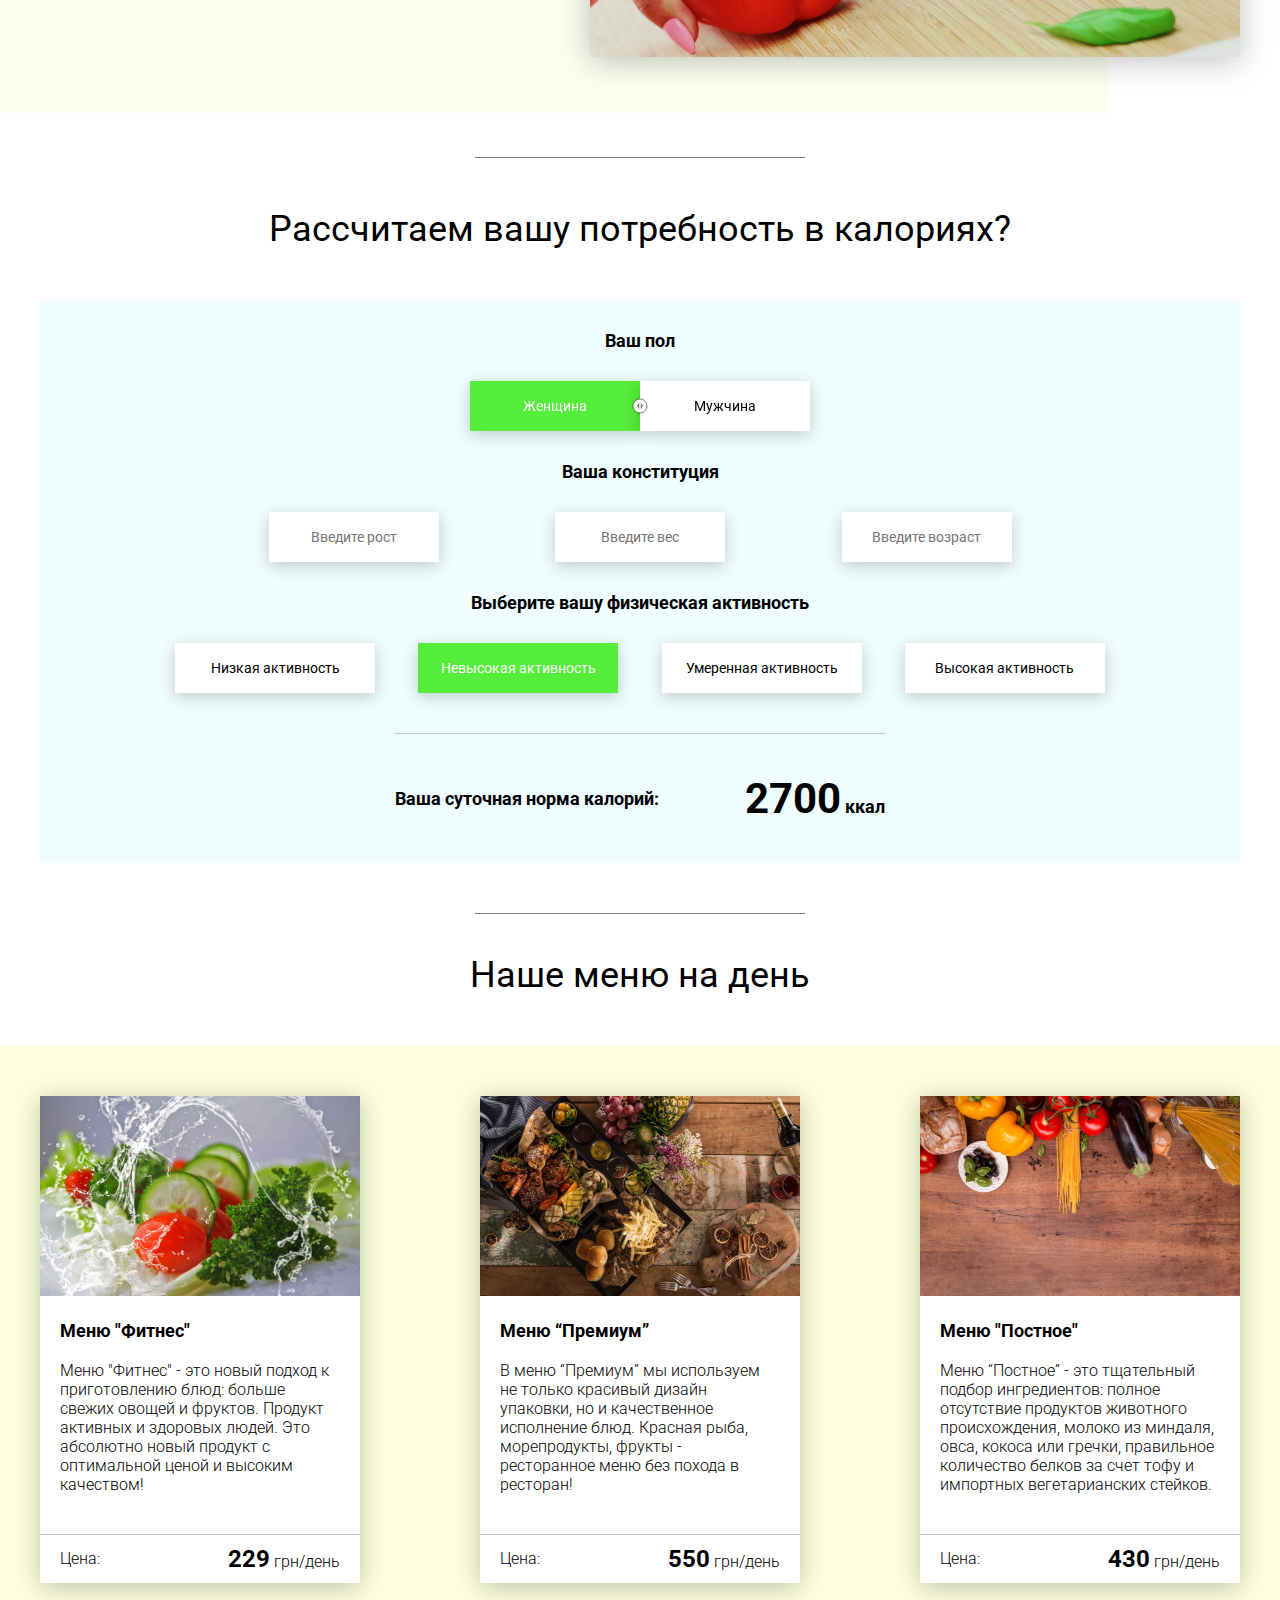
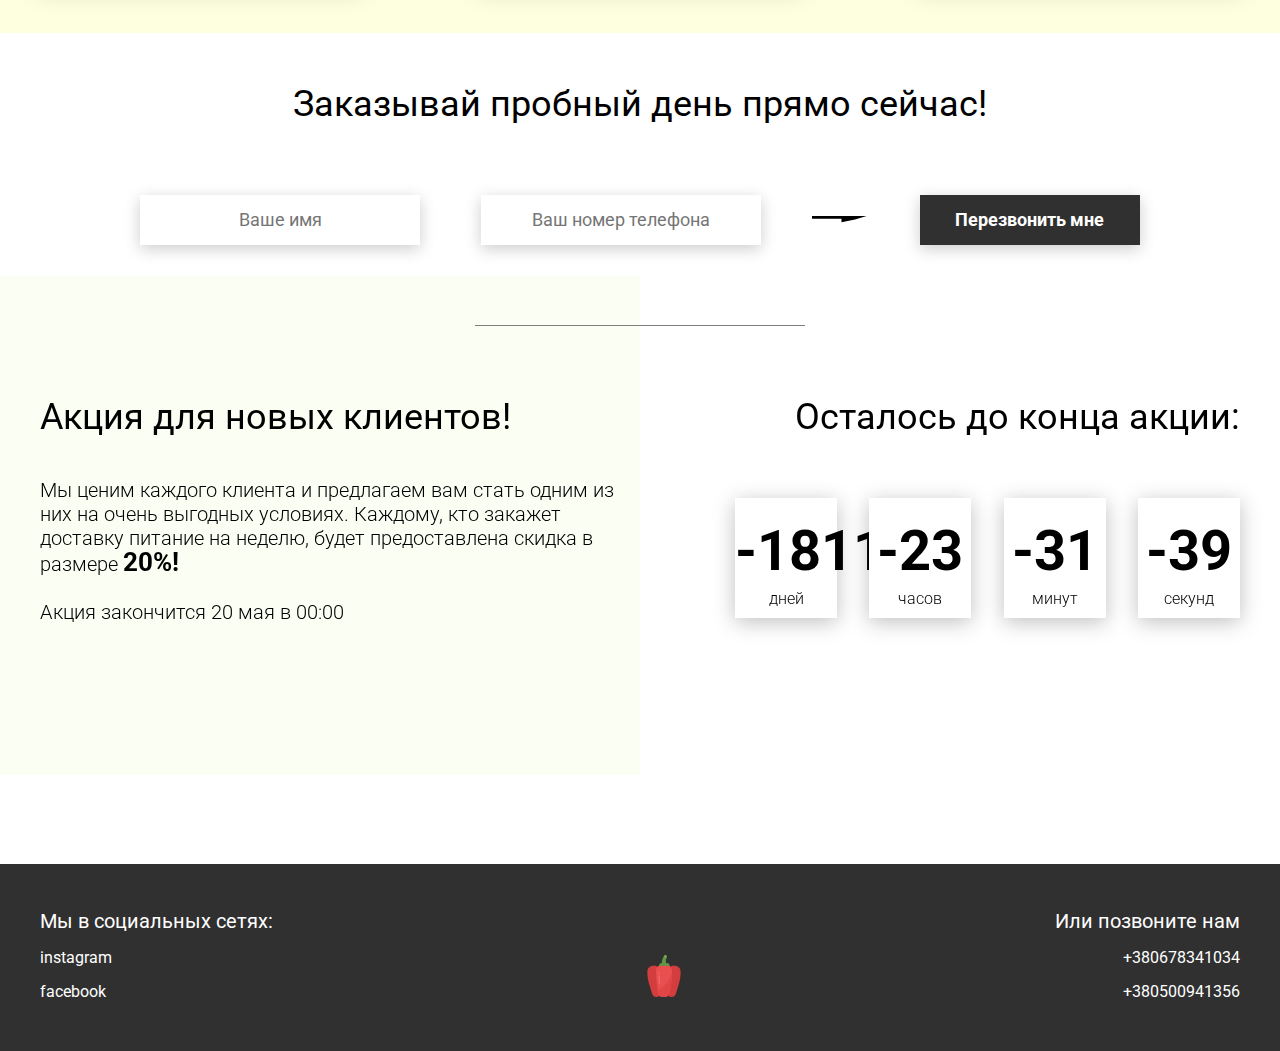
<file: Лекция 43-44. Модальное окно/Food_dist/index.html>
<!DOCTYPE html>
<html lang="en">
<head>
    <meta charset="UTF-8">
    <meta name="viewport" content="width=device-width, initial-scale=1.0">
    <title>Food</title>
    <link rel="stylesheet" href="css/style.css">
</head>
<body>
    <header class="header">
        <div class="header__left-block">
            <div class="header__logo">
                <img src="icons/logo.svg" alt="Логотип">
            </div>
            <nav class="header__links">
                <a href="#" class="header__link">Доставка питания</a>
                <a href="#" class="header__link">Второй пункт</a>
            </nav>
        </div>
        <div class="header__right-block">
            <button data-modal class="btn btn_white">Связаться с нами</button>
        </div>
    </header>
    <div class="sidepanel">
        <div class="sidepanel__text"><span>Социальные сети</span></div>
        <div class="sidepanel__divider"></div>
        <a href="#" class="sidepanel__icon">
            <img src="icons/instagram.svg" alt="instagram">
        </a>
        <a href="#" class="sidepanel__icon">
            <img src="icons/facebook.svg" alt="facebook">
        </a>
    </div>

    <div class="preview">
        <div class="bgc_blue"></div>
        <div class="container">
            <div class="tabcontainer">
                <div class="tabcontent">
                    <img src="img/tabs/vegy.jpg" alt="vegy">
                    <div class="tabcontent__descr">
                        Меню "Фитнес" - это новый подход к приготовлению блюд: больше свежих овощей и фруктов. Для людей, которые интересуются спортом; активных и здоровых. Это абсолютно новый продукт с оптимальной ценой и высоким качеством!
                    </div>
                </div>
                <div class="tabcontent">
                    <img src="img/tabs/elite.jpg" alt="elite">
                    <div class="tabcontent__descr">
                        Меню “Премиум” - мы используем не только красивый дизайн упаковки, но и качественное исполнение блюд. Красная рыба, морепродукты, фрукты - ресторанное меню без похода в ресторан!                                     
                    </div>
                </div>
                <div class="tabcontent">
                    <img src="img/tabs/post.jpg" alt="post">
                    <div class="tabcontent__descr">
                        Наше специальное “Постное меню” - это тщательный подбор ингредиентов: полное отсутствие продуктов животного происхождения. Полная гармония с собой и природой в каждом элементе! Все будет Ом!                                     
                    </div>
                </div>
                <div class="tabcontent">
                    <img src="img/tabs/vegy.jpg" alt="vegy">
                    <div class="tabcontent__descr">
                        Меню "Сбалансированное" - это соответствие вашего рациона всем научным рекомендациям. Мы тщательно просчитываем вашу потребность в к/б/ж/у и создаем лучшие блюда для вас.
                    </div>
                </div>
                <div class="tabheader">
                    <h3>Выберите стиль питания</h3>
                    <div class="tabheader__items">
                        <div class="tabheader__item tabheader__item_active">Фитнес</div>
                        <div class="tabheader__item">Премиум</div>
                        <div class="tabheader__item">Постное</div>
                        <div class="tabheader__item">Сбалансированное</div>
                    </div>
                </div>
            </div>
            <div class="preview__life">Живи полной жизнью!</div>
        </div>
    </div>

    <div class="divider"></div>

    <div class="offer">
        <div class="bgc_y"></div>
        <div class="container">
            <div class="offer__text">
                <h2 class="title">Что мы можем вам предложить?</h2>
                <div class="offer__descr">
                    Наша основная идея - это правильное питание. Оно может быть простым и вкусным. Мы не просто доставка, мы сервис! Мы взяли на себя все расчеты БЖУ, калорийности, объемов порций и прочие важные, но скучные аспекты. Вам остается только полезная, сытная и правильная еда, которую мы привозим прямо под дверь.
                </div>
            </div>
            <div class="offer__action"><button data-modal class="btn btn_dark">Связаться с нами</button>
            </div>
        </div>
        <div class="container">
            <div class="offer__advantages">
                <h2>Быстро и полезно</h2>
                <div class="offer__advantages-text">
                    Готовка дома занимает много сил, времени и нервов. Мы привозим еду сразу на целый день, и ты можешь действовать так, как тебе удобно, не подстраиваясь ни под кого и будучи уверенным в качестве продукта!
                </div>
                <h2>Правильный рацион</h2>
                <div class="offer__advantages-text">
                    Мы разработали специальное меню, где учтены все нюансы правильного питания, от баланса БЖУ до их приготовления и дробления рациона.
                </div>
            </div>
            <div class="offer__slider">
                <div class="offer__slider-counter">
                    <div class="offer__slider-prev">
                        <img src="icons/left.svg" alt="prev">
                    </div>
                    <span id="current">03</span>
                    /
                    <span id="total">04</span>
                    <div class="offer__slider-next">
                        <img src="icons/right.svg" alt="next">
                    </div>
                </div>
                <div class="offer__slider-wrapper">
                    <div class="offer__slide">
                        <img src="img/slider/pepper.jpg" alt="pepper">
                    </div>
                    <!-- <div class="offer__slide">
                        <img src="img/slider/food-12.jpg" alt="food">
                    </div>
                    <div class="offer__slide">
                        <img src="img/slider/olive-oil.jpg" alt="oil">
                    </div>
                    <div class="offer__slide">
                        <img src="img/slider/paprika.jpg" alt="paprika">
                    </div> -->
                </div>
            </div>
        </div>
    </div>

    <div class="divider"></div>

    <div class="calculating">
        <div class="container">
            <h2 class="title">Рассчитаем вашу потребность в калориях?
            </h2>
            <div class="calculating__field">
                <div class="calculating__subtitle">
                    Ваш пол
                </div>
                <div class="calculating__choose" id="gender">
                    <div class="calculating__choose-item calculating__choose-item_active">Женщина</div>
                    <div class="calculating__choose-item">Мужчина</div>
                </div>

                <div class="calculating__subtitle">
                    Ваша конституция
                </div>
                <div class="calculating__choose calculating__choose_medium">
                    <input type="text" id="height" placeholder="Введите рост" class="calculating__choose-item">
                    <input type="text" id="weight" placeholder="Введите вес"  class="calculating__choose-item">
                    <input type="text" id="age" placeholder="Введите возраст" class="calculating__choose-item">
                </div>

                <div class="calculating__subtitle">
                    Выберите вашу физическая активность
                </div>
                <div class="calculating__choose calculating__choose_big">
                    <div id="low" class="calculating__choose-item">Низкая активность </div>
                    <div id="small"  class="calculating__choose-item calculating__choose-item_active">Невысокая активность</div>
                    <div id="medium" class="calculating__choose-item">Умеренная активность</div>
                    <div id="high" class="calculating__choose-item">Высокая активность</div>
                </div>

                <div class="calculating__divider"></div>

                <div class="calculating__total">
                    <div class="calculating__subtitle">
                        Ваша суточная норма калорий:
                    </div>
                    <div class="calculating__result">
                        <span>2700</span> ккал
                    </div>
                </div>
            </div>
        </div>
    </div>

    <div class="divider"></div>

    <div class="menu">
        <h2 class="title">Наше меню на день</h2>

        <div class="menu__field">
            <div class="container">
                <div class="menu__item">
                    <img src="img/tabs/vegy.jpg" alt="vegy">
                    <h3 class="menu__item-subtitle">Меню "Фитнес"</h3>
                    <div class="menu__item-descr">Меню "Фитнес" - это новый подход к приготовлению блюд: больше свежих овощей и фруктов. Продукт активных и здоровых людей. Это абсолютно новый продукт с оптимальной ценой и высоким качеством!</div>
                    <div class="menu__item-divider"></div>
                    <div class="menu__item-price">
                        <div class="menu__item-cost">Цена:</div>
                        <div class="menu__item-total"><span>229</span> грн/день</div>
                    </div>
                </div>
                <div class="menu__item">
                    <img src="img/tabs/elite.jpg" alt="elite">
                    <h3 class="menu__item-subtitle">Меню “Премиум”</h3>
                    <div class="menu__item-descr">В меню “Премиум” мы используем не только красивый дизайн упаковки, но и качественное исполнение блюд. Красная рыба, морепродукты, фрукты - ресторанное меню без похода в ресторан!</div>
                    <div class="menu__item-divider"></div>
                    <div class="menu__item-price">
                        <div class="menu__item-cost">Цена:</div>
                        <div class="menu__item-total"><span>550</span> грн/день</div>
                    </div>
                </div>
                <div class="menu__item">
                    <img src="img/tabs/post.jpg" alt="post">
                    <h3 class="menu__item-subtitle">Меню "Постное"</h3>
                    <div class="menu__item-descr">Меню “Постное” - это тщательный подбор ингредиентов: полное отсутствие продуктов животного происхождения, молоко из миндаля, овса, кокоса или гречки, правильное количество белков за счет тофу и импортных вегетарианских стейков. </div>
                    <div class="menu__item-divider"></div>
                    <div class="menu__item-price">
                        <div class="menu__item-cost">Цена:</div>
                        <div class="menu__item-total"><span>430</span> грн/день</div>
                    </div>
                </div>
            </div>
        </div>
    </div>

    <div class="order">
        <div class="container">
            <div class="title">Заказывай пробный день прямо сейчас!</div>
            <form action="#" class="order__form">
                <input required placeholder="Ваше имя" name="name" type="text" class="order__input">
                <input required placeholder="Ваш номер телефона" name="phone" type="phone" class="order__input">
                <img src="icons/right.svg" alt="right">
                <button class="btn btn_dark btn_min">Перезвонить мне</button>
            </form>
        </div>
    </div>

    <div class="divider"></div>

    <div class="promotion">
        <div class="bgc_y"></div>
        <div class="container">
            <div class="promotion__text">
                <div class="title">Акция для новых клиентов!</div>
                <div class="promotion__descr">
                    Мы ценим каждого клиента и предлагаем вам стать одним из них на очень выгодных условиях. 
                    Каждому, кто закажет доставку питание на неделю, будет предоставлена скидка в размере <span>20%!</span>
                    <br><br>
                    Акция закончится 20 мая в 00:00
                </div>
            </div>
            <div class="promotion__timer">
                <div class="title">Осталось до конца акции:</div>
                <div class="timer">
                    <div class="timer__block">
                        <span id="days">12</span>
                        дней
                    </div>
                    <div class="timer__block">
                        <span id="hours">20</span>
                        часов
                    </div>
                    <div class="timer__block">
                        <span id="minutes">56</span>
                        минут
                    </div>
                    <div class="timer__block">
                        <span id="seconds">20</span>
                        секунд
                    </div>
                </div>
            </div>
        </div>
    </div>

    <footer class="footer">
        <div class="container">
            <div class="social">
                <div class="subtitle">Мы в социальных сетях:</div>
                <a href="#" class="link">instagram</a>
                <a href="#" class="link">facebook</a>
            </div>
            <div class="pepper">
                <img src="icons/veg.svg" alt="pepper">
            </div>
            <div class="call">
                <div class="subtitle">Или позвоните нам</div>
                <a href="#" class="link">+380678341034</a>
                <a href="#" class="link">+380500941356</a>
            </div>
        </div>
    </footer>

    <div class="modal">
        <div class="modal__dialog">
            <div class="modal__content">
                <form action="#">
                    <div data-close class="modal__close">&times;</div>
                    <div class="modal__title">Мы свяжемся с вами как можно быстрее!</div>
                    <input required placeholder="Ваше имя" name="name" type="text" class="modal__input">
                    <input required placeholder="Ваш номер телефона" name="phone" type="phone" class="modal__input">
                    <button class="btn btn_dark btn_min">Перезвонить мне</button>
                </form>
            </div>
        </div>
    </div>
    <script src='js/script.js'></script>
</body>
</html>
</file>
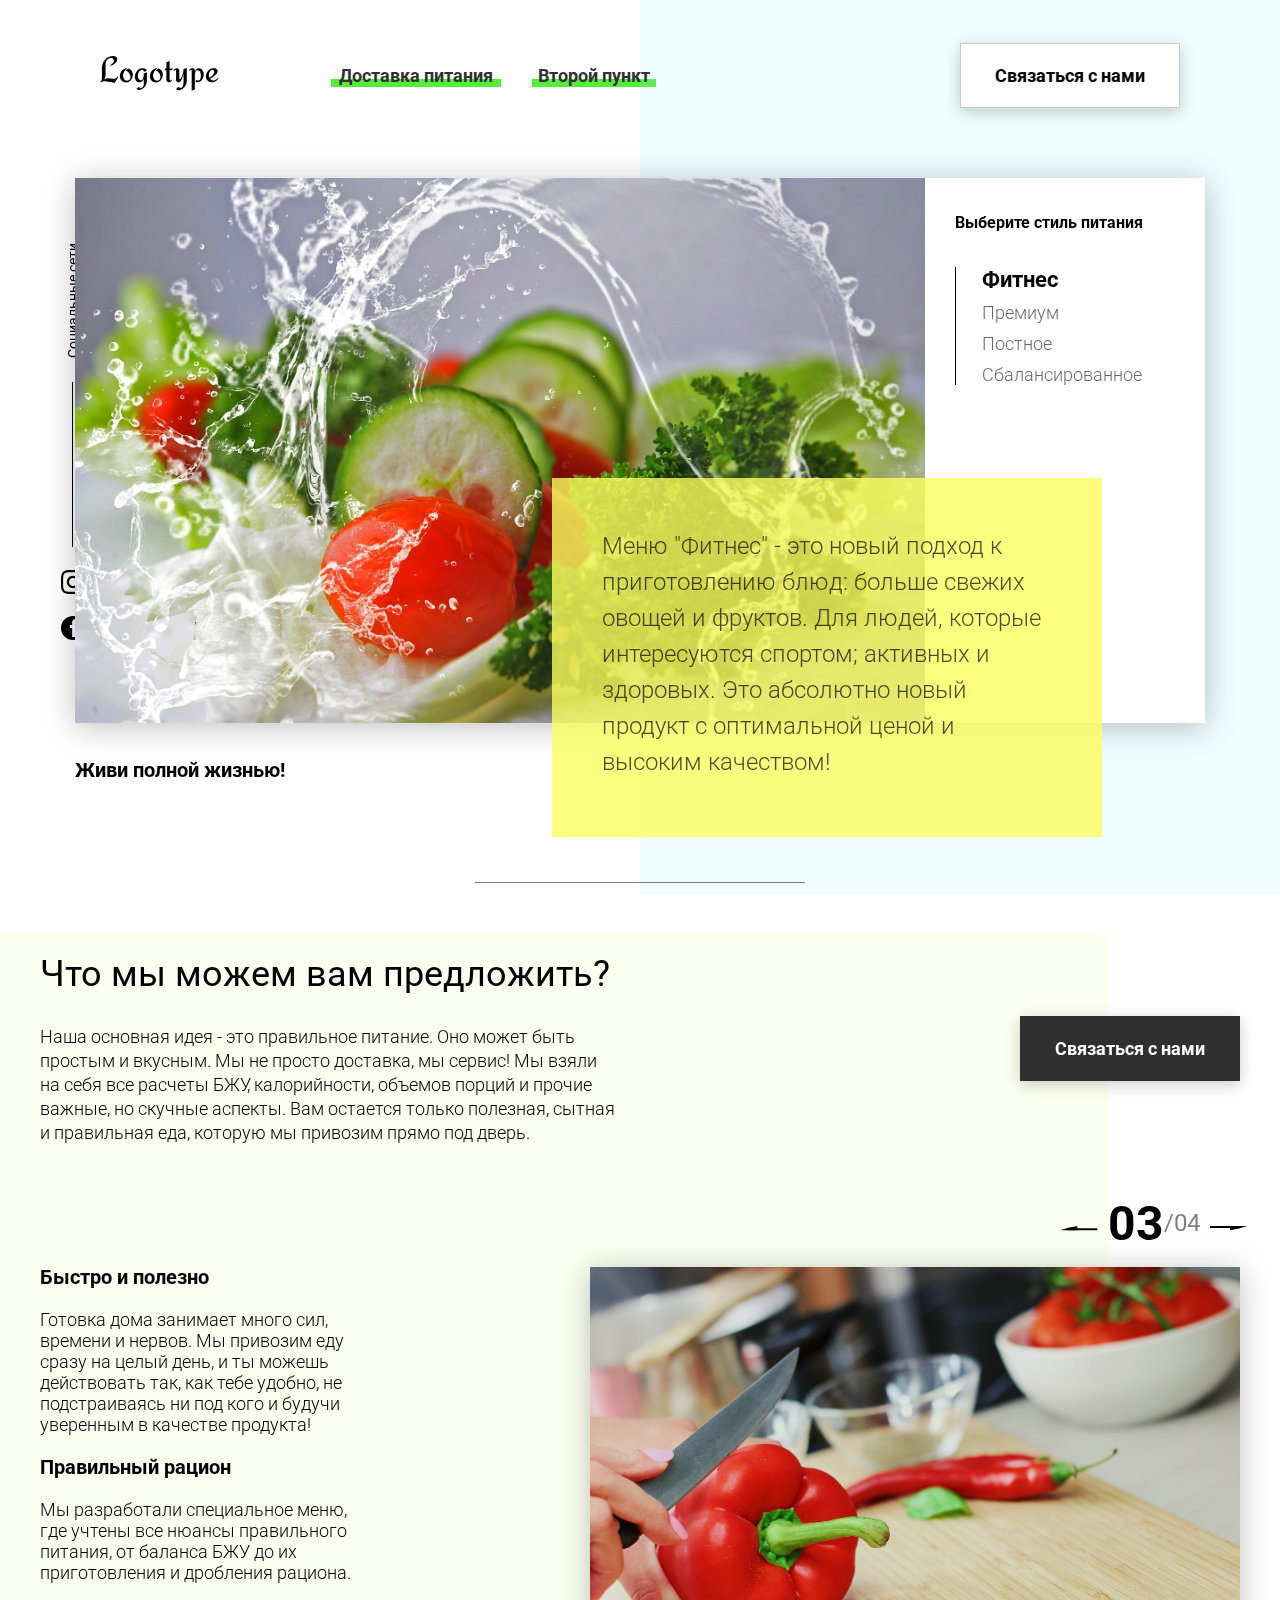
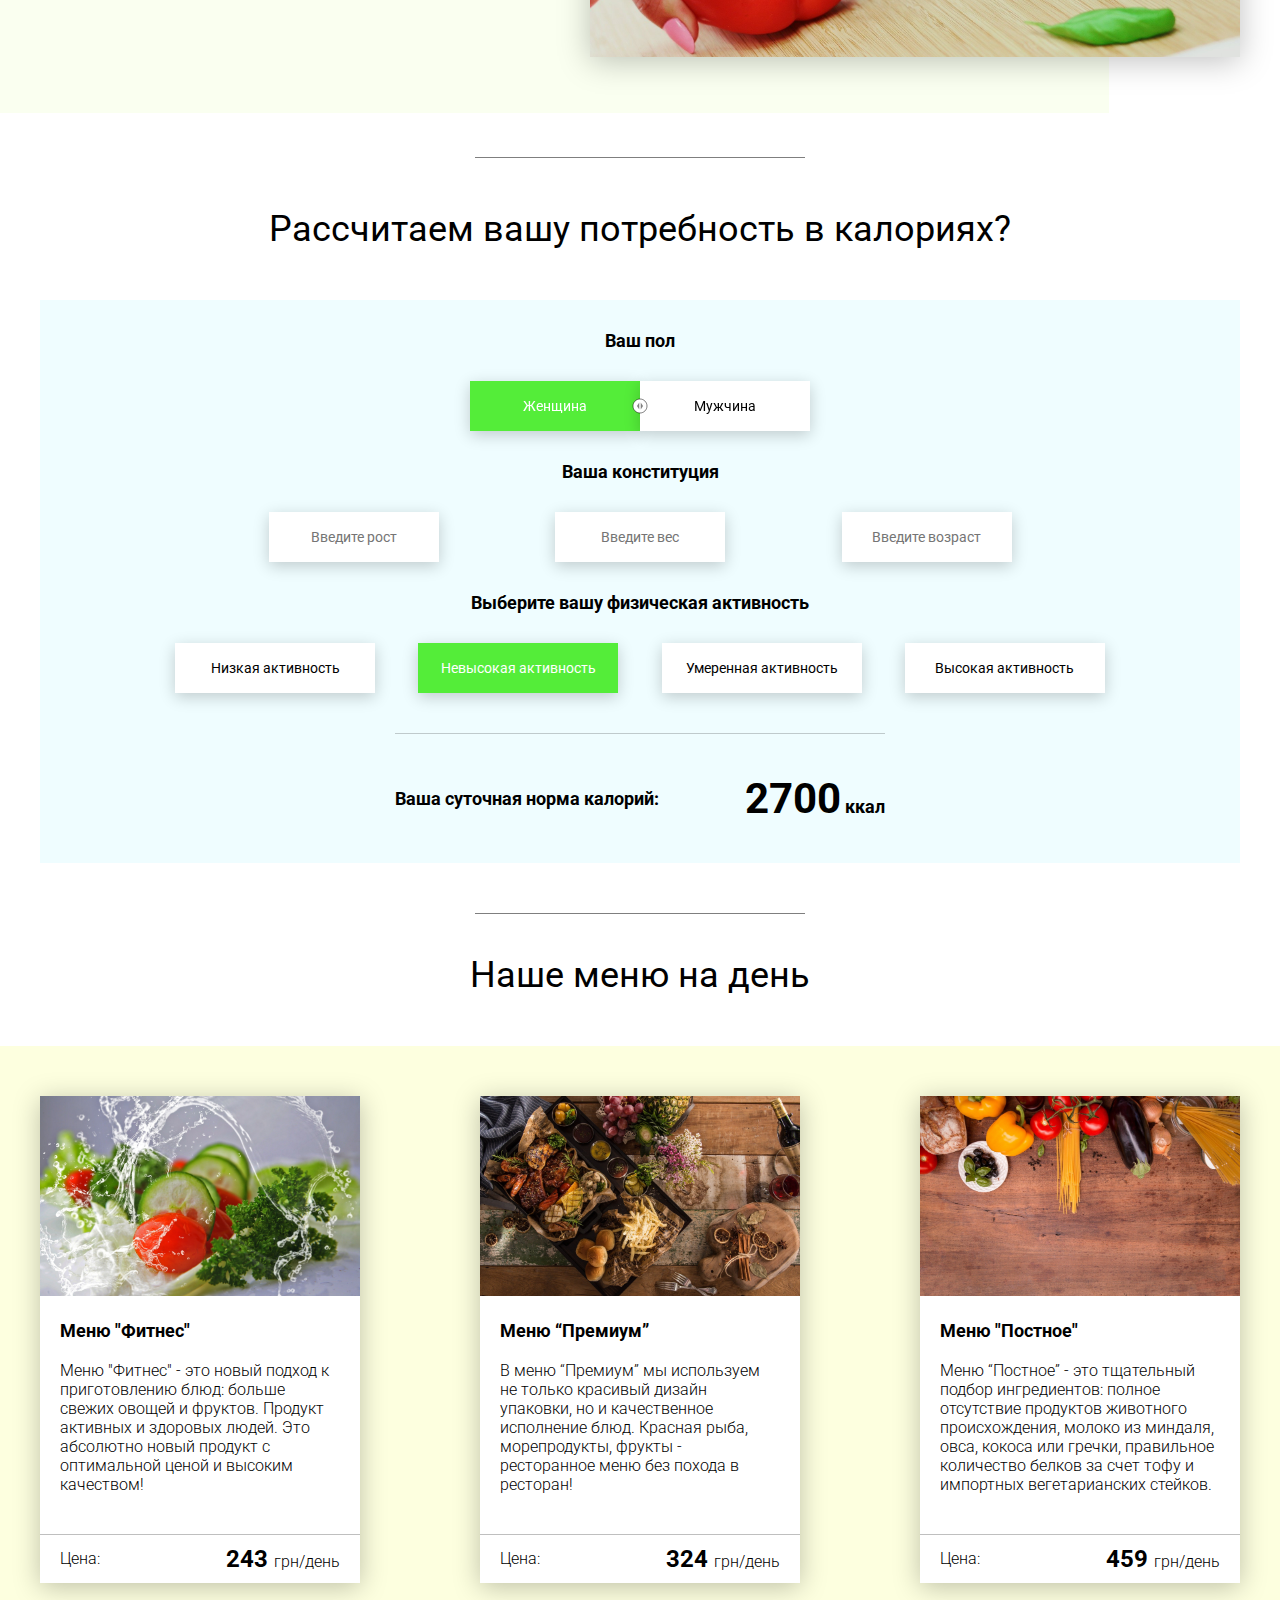
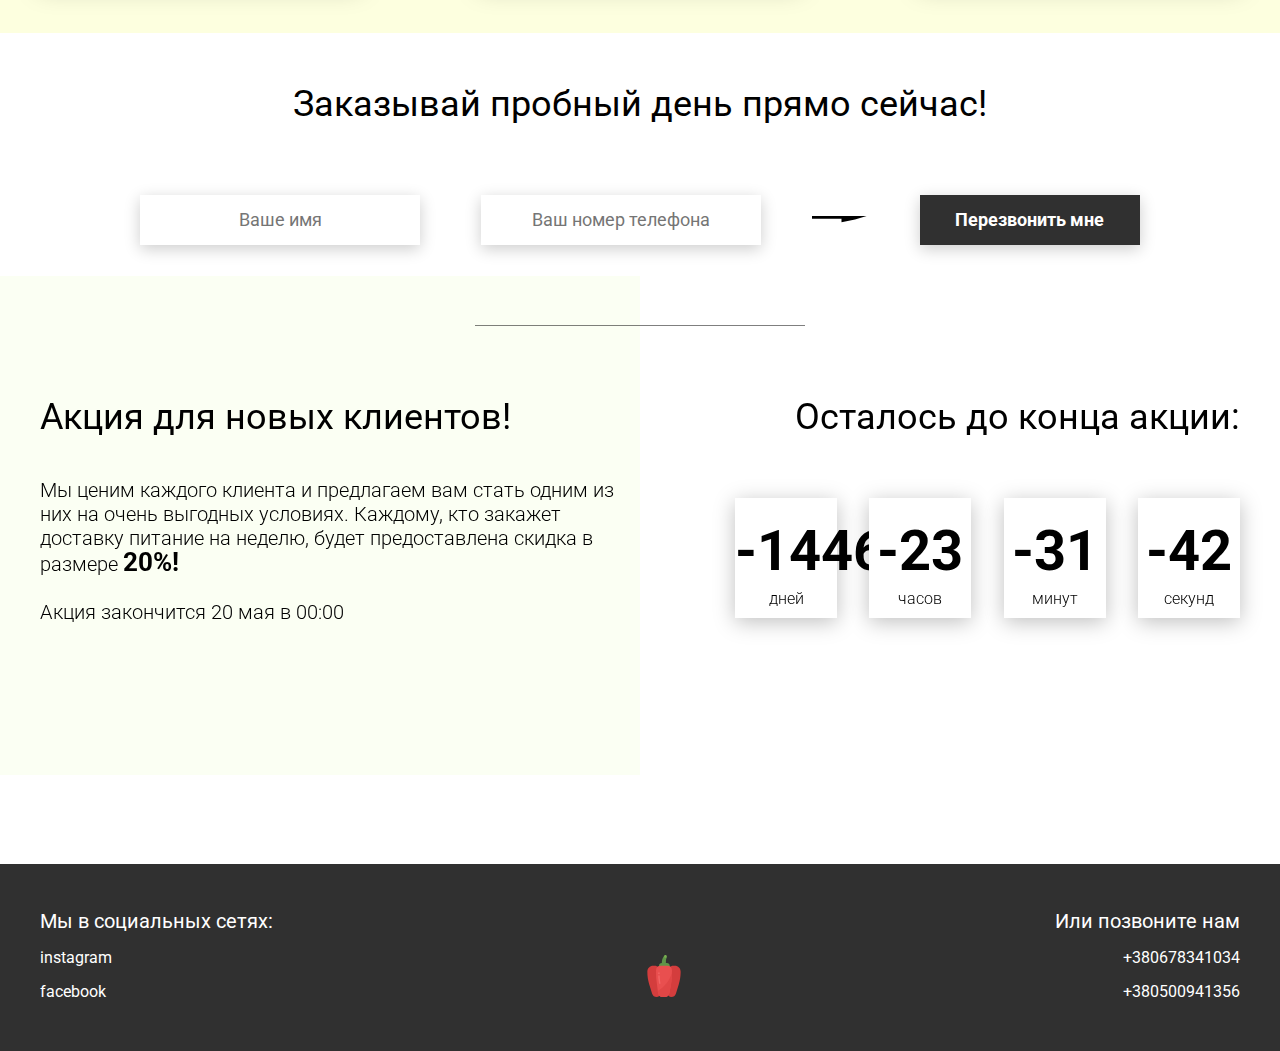
<file: Лекция 48. Используем классы в реальной/Food_dist/index.html>
<!DOCTYPE html>
<html lang="en">
<head>
    <meta charset="UTF-8">
    <meta name="viewport" content="width=device-width, initial-scale=1.0">
    <title>Food</title>
    <link rel="stylesheet" href="css/style.css">
</head>
<body>
    <header class="header">
        <div class="header__left-block">
            <div class="header__logo">
                <img src="icons/logo.svg" alt="Логотип">
            </div>
            <nav class="header__links">
                <a href="#" class="header__link">Доставка питания</a>
                <a href="#" class="header__link">Второй пункт</a>
            </nav>
        </div>
        <div class="header__right-block">
            <button data-modal class="btn btn_white">Связаться с нами</button>
        </div>
    </header>
    <div class="sidepanel">
        <div class="sidepanel__text"><span>Социальные сети</span></div>
        <div class="sidepanel__divider"></div>
        <a href="#" class="sidepanel__icon">
            <img src="icons/instagram.svg" alt="instagram">
        </a>
        <a href="#" class="sidepanel__icon">
            <img src="icons/facebook.svg" alt="facebook">
        </a>
    </div>

    <div class="preview">
        <div class="bgc_blue"></div>
        <div class="container">
            <div class="tabcontainer">
                <div class="tabcontent">
                    <img src="img/tabs/vegy.jpg" alt="vegy">
                    <div class="tabcontent__descr">
                        Меню "Фитнес" - это новый подход к приготовлению блюд: больше свежих овощей и фруктов. Для людей, которые интересуются спортом; активных и здоровых. Это абсолютно новый продукт с оптимальной ценой и высоким качеством!
                    </div>
                </div>
                <div class="tabcontent">
                    <img src="img/tabs/elite.jpg" alt="elite">
                    <div class="tabcontent__descr">
                        Меню “Премиум” - мы используем не только красивый дизайн упаковки, но и качественное исполнение блюд. Красная рыба, морепродукты, фрукты - ресторанное меню без похода в ресторан!                                     
                    </div>
                </div>
                <div class="tabcontent">
                    <img src="img/tabs/post.jpg" alt="post">
                    <div class="tabcontent__descr">
                        Наше специальное “Постное меню” - это тщательный подбор ингредиентов: полное отсутствие продуктов животного происхождения. Полная гармония с собой и природой в каждом элементе! Все будет Ом!                                     
                    </div>
                </div>
                <div class="tabcontent">
                    <img src="img/tabs/vegy.jpg" alt="vegy">
                    <div class="tabcontent__descr">
                        Меню "Сбалансированное" - это соответствие вашего рациона всем научным рекомендациям. Мы тщательно просчитываем вашу потребность в к/б/ж/у и создаем лучшие блюда для вас.
                    </div>
                </div> 
                <div class="tabheader">
                    <h3>Выберите стиль питания</h3>
                    <div class="tabheader__items">
                        <div class="tabheader__item tabheader__item_active">Фитнес</div>
                        <div class="tabheader__item">Премиум</div>
                        <div class="tabheader__item">Постное</div>
                        <div class="tabheader__item">Сбалансированное</div>
                    </div>
                </div>
            </div>
            <div class="preview__life">Живи полной жизнью!</div>
        </div>
    </div>

    <div class="divider"></div>

    <div class="offer">
        <div class="bgc_y"></div>
        <div class="container">
            <div class="offer__text">
                <h2 class="title">Что мы можем вам предложить?</h2>
                <div class="offer__descr">
                    Наша основная идея - это правильное питание. Оно может быть простым и вкусным. Мы не просто доставка, мы сервис! Мы взяли на себя все расчеты БЖУ, калорийности, объемов порций и прочие важные, но скучные аспекты. Вам остается только полезная, сытная и правильная еда, которую мы привозим прямо под дверь.
                </div>
            </div>
            <div class="offer__action"><button data-modal class="btn btn_dark">Связаться с нами</button>
            </div>
        </div>
        <div class="container">
            <div class="offer__advantages">
                <h2>Быстро и полезно</h2>
                <div class="offer__advantages-text">
                    Готовка дома занимает много сил, времени и нервов. Мы привозим еду сразу на целый день, и ты можешь действовать так, как тебе удобно, не подстраиваясь ни под кого и будучи уверенным в качестве продукта!
                </div>
                <h2>Правильный рацион</h2>
                <div class="offer__advantages-text">
                    Мы разработали специальное меню, где учтены все нюансы правильного питания, от баланса БЖУ до их приготовления и дробления рациона.
                </div>
            </div>
            <div class="offer__slider">
                <div class="offer__slider-counter">
                    <div class="offer__slider-prev">
                        <img src="icons/left.svg" alt="prev">
                    </div>
                    <span id="current">03</span>
                    /
                    <span id="total">04</span>
                    <div class="offer__slider-next">
                        <img src="icons/right.svg" alt="next">
                    </div>
                </div>
                <div class="offer__slider-wrapper">
                    <div class="offer__slide">
                        <img src="img/slider/pepper.jpg" alt="pepper">
                    </div>
                    <!-- <div class="offer__slide">
                        <img src="img/slider/food-12.jpg" alt="food">
                    </div>
                    <div class="offer__slide">
                        <img src="img/slider/olive-oil.jpg" alt="oil">
                    </div>
                    <div class="offer__slide">
                        <img src="img/slider/paprika.jpg" alt="paprika">
                    </div> -->
                </div>
            </div>
        </div>
    </div>

    <div class="divider"></div>

    <div class="calculating">
        <div class="container">
            <h2 class="title">Рассчитаем вашу потребность в калориях?
            </h2>
            <div class="calculating__field">
                <div class="calculating__subtitle">
                    Ваш пол
                </div>
                <div class="calculating__choose" id="gender">
                    <div class="calculating__choose-item calculating__choose-item_active">Женщина</div>
                    <div class="calculating__choose-item">Мужчина</div>
                </div>

                <div class="calculating__subtitle">
                    Ваша конституция
                </div>
                <div class="calculating__choose calculating__choose_medium">
                    <input type="text" id="height" placeholder="Введите рост" class="calculating__choose-item">
                    <input type="text" id="weight" placeholder="Введите вес"  class="calculating__choose-item">
                    <input type="text" id="age" placeholder="Введите возраст" class="calculating__choose-item">
                </div>

                <div class="calculating__subtitle">
                    Выберите вашу физическая активность
                </div>
                <div class="calculating__choose calculating__choose_big">
                    <div id="low" class="calculating__choose-item">Низкая активность </div>
                    <div id="small"  class="calculating__choose-item calculating__choose-item_active">Невысокая активность</div>
                    <div id="medium" class="calculating__choose-item">Умеренная активность</div>
                    <div id="high" class="calculating__choose-item">Высокая активность</div>
                </div>

                <div class="calculating__divider"></div>

                <div class="calculating__total">
                    <div class="calculating__subtitle">
                        Ваша суточная норма калорий:
                    </div>
                    <div class="calculating__result">
                        <span>2700</span> ккал
                    </div>
                </div>
            </div>
        </div>
    </div>

    <div class="divider"></div>

    <div class="menu">
        <h2 class="title">Наше меню на день</h2>

        <div class="menu__field">
            <div class="container">
                <!--  <div class="menu__item">
                    <img src="img/tabs/vegy.jpg" alt="vegy">
                    <h3 class="menu__item-subtitle">Меню "Фитнес"</h3>
                    <div class="menu__item-descr">Меню "Фитнес" - это новый подход к приготовлению блюд: больше свежих овощей и фруктов. Продукт активных и здоровых людей. Это абсолютно новый продукт с оптимальной ценой и высоким качеством!</div>
                    <div class="menu__item-divider"></div>
                    <div class="menu__item-price">
                        <div class="menu__item-cost">Цена:</div>
                        <div class="menu__item-total"><span>229</span> грн/день</div>
                    </div>
                </div>
                <div class="menu__item">
                    <img src="img/tabs/elite.jpg" alt="elite">
                    <h3 class="menu__item-subtitle">Меню “Премиум”</h3>
                    <div class="menu__item-descr">В меню “Премиум” мы используем не только красивый дизайн упаковки, но и качественное исполнение блюд. Красная рыба, морепродукты, фрукты - ресторанное меню без похода в ресторан!</div>
                    <div class="menu__item-divider"></div>
                    <div class="menu__item-price">
                        <div class="menu__item-cost">Цена:</div>
                        <div class="menu__item-total"><span>550</span> грн/день</div>
                    </div>
                </div>
                <div class="menu__item">
                    <img src="img/tabs/post.jpg" alt="post">
                    <h3 class="menu__item-subtitle">Меню "Постное"</h3>
                    <div class="menu__item-descr">Меню “Постное” - это тщательный подбор ингредиентов: полное отсутствие продуктов животного происхождения, молоко из миндаля, овса, кокоса или гречки, правильное количество белков за счет тофу и импортных вегетарианских стейков. </div>
                    <div class="menu__item-divider"></div>
                    <div class="menu__item-price">
                        <div class="menu__item-cost">Цена:</div>
                        <div class="menu__item-total"><span>430</span> грн/день</div>
                    </div> -->
                </div> 
            </div>
        </div>
    </div>

    <div class="order">
        <div class="container">
            <div class="title">Заказывай пробный день прямо сейчас!</div>
            <form action="#" class="order__form">
                <input required placeholder="Ваше имя" name="name" type="text" class="order__input">
                <input required placeholder="Ваш номер телефона" name="phone" type="phone" class="order__input">
                <img src="icons/right.svg" alt="right">
                <button class="btn btn_dark btn_min">Перезвонить мне</button>
            </form>
        </div>
    </div>

    <div class="divider"></div>

    <div class="promotion">
        <div class="bgc_y"></div>
        <div class="container">
            <div class="promotion__text">
                <div class="title">Акция для новых клиентов!</div>
                <div class="promotion__descr">
                    Мы ценим каждого клиента и предлагаем вам стать одним из них на очень выгодных условиях. 
                    Каждому, кто закажет доставку питание на неделю, будет предоставлена скидка в размере <span>20%!</span>
                    <br><br>
                    Акция закончится 20 мая в 00:00
                </div>
            </div>
            <div class="promotion__timer">
                <div class="title">Осталось до конца акции:</div>
                <div class="timer">
                    <div class="timer__block">
                        <span id="days">12</span>
                        дней
                    </div>
                    <div class="timer__block">
                        <span id="hours">20</span>
                        часов
                    </div>
                    <div class="timer__block">
                        <span id="minutes">56</span>
                        минут
                    </div>
                    <div class="timer__block">
                        <span id="seconds">20</span>
                        секунд
                    </div>
                </div>
            </div>
        </div>
    </div>

    <footer class="footer">
        <div class="container">
            <div class="social">
                <div class="subtitle">Мы в социальных сетях:</div>
                <a href="#" class="link">instagram</a>
                <a href="#" class="link">facebook</a>
            </div>
            <div class="pepper">
                <img src="icons/veg.svg" alt="pepper">
            </div>
            <div class="call">
                <div class="subtitle">Или позвоните нам</div>
                <a href="#" class="link">+380678341034</a>
                <a href="#" class="link">+380500941356</a>
            </div>
        </div>
    </footer>

    <div class="modal">
        <div class="modal__dialog">
            <div class="modal__content">
                <form action="#">
                    <div data-close class="modal__close">&times;</div>
                    <div class="modal__title">Мы свяжемся с вами как можно быстрее!</div>
                    <input required placeholder="Ваше имя" name="name" type="text" class="modal__input">
                    <input required placeholder="Ваш номер телефона" name="phone" type="phone" class="modal__input">
                    <button class="btn btn_dark btn_min">Перезвонить мне</button>
                </form>
            </div>
        </div>
    </div>
    <script src='js/script.js'></script>
</body>
</html>
</file>
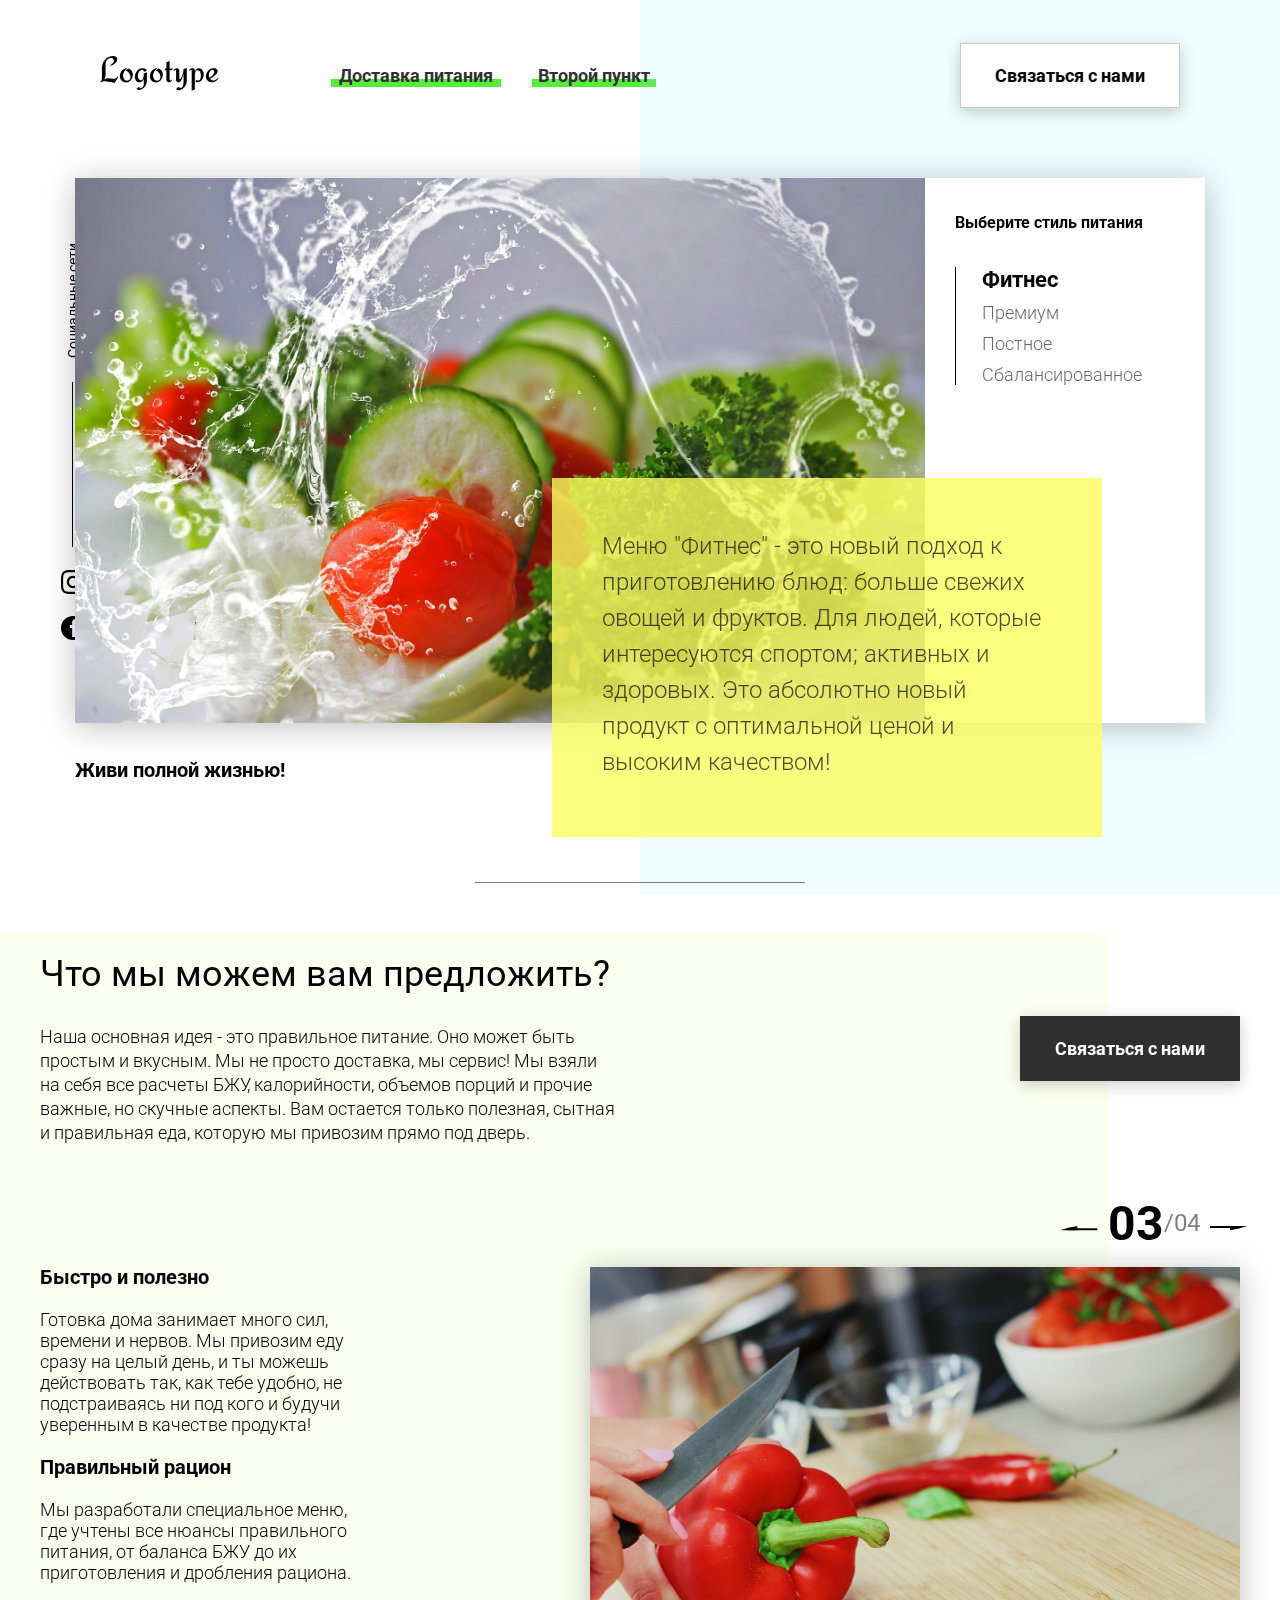
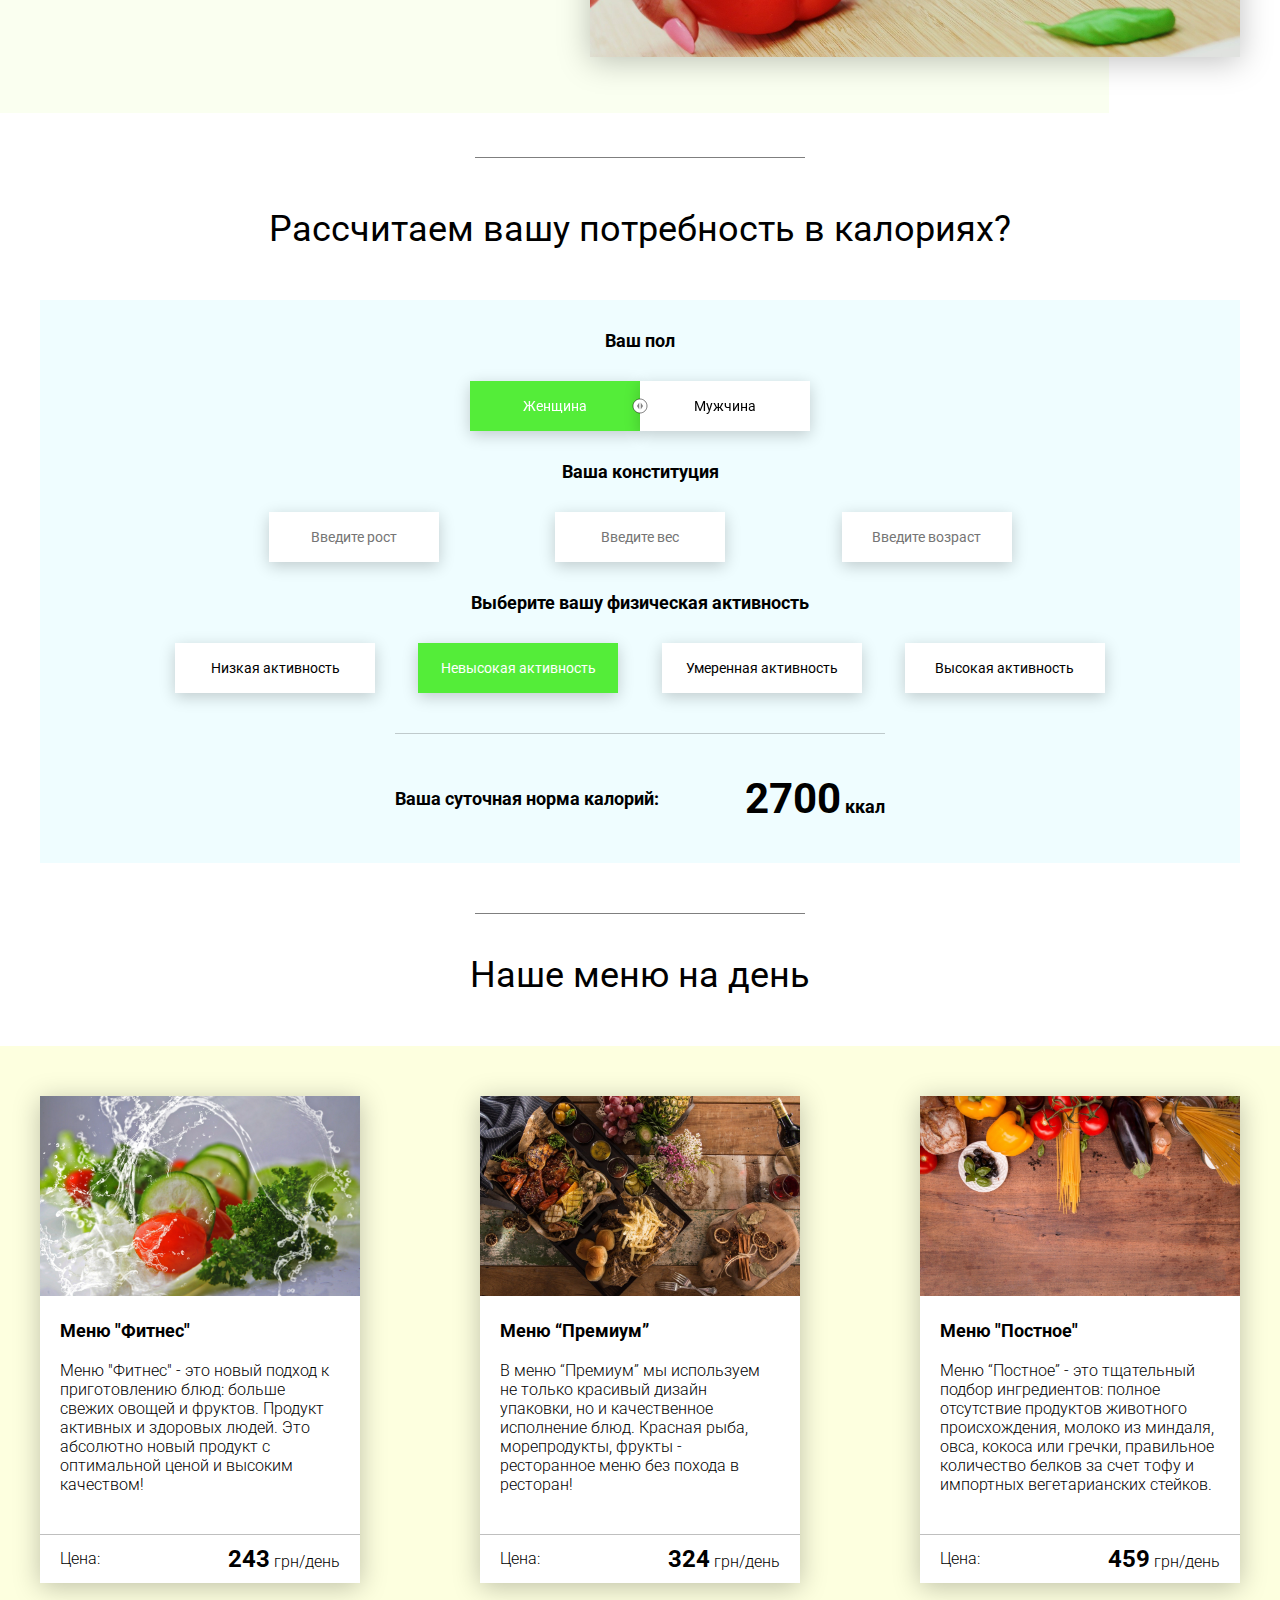
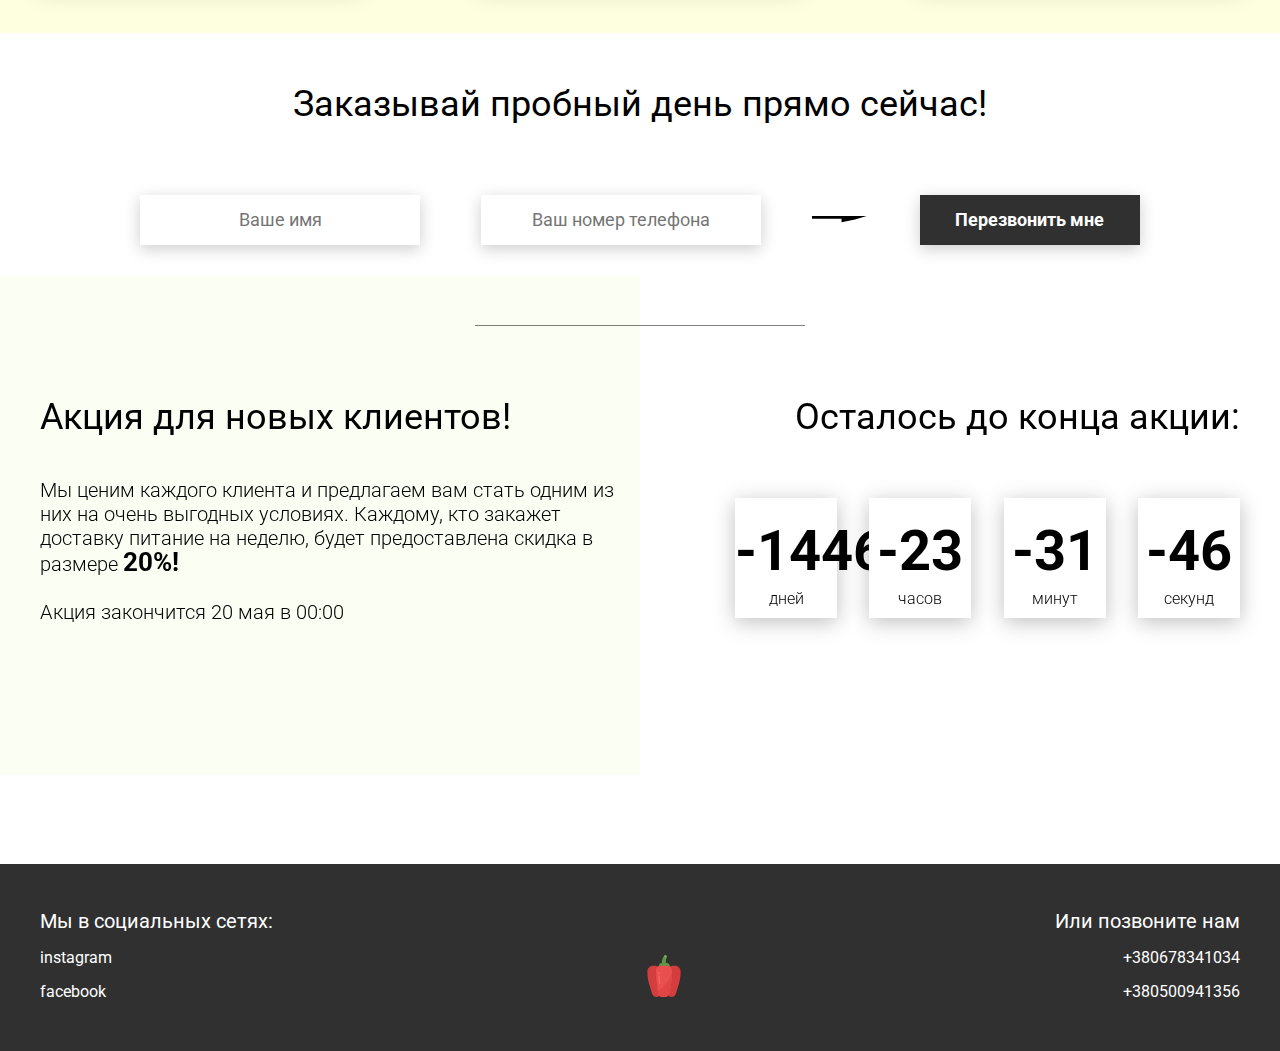
<file: Лекция 49.  Rest оператор и параметры по умолчанию (ES6)/Food_dist/index.html>
<!DOCTYPE html>
<html lang="en">
<head>
    <meta charset="UTF-8">
    <meta name="viewport" content="width=device-width, initial-scale=1.0">
    <title>Food</title>
    <link rel="stylesheet" href="css/style.css">
</head>
<body>
    <header class="header">
        <div class="header__left-block">
            <div class="header__logo">
                <img src="icons/logo.svg" alt="Логотип">
            </div>
            <nav class="header__links">
                <a href="#" class="header__link">Доставка питания</a>
                <a href="#" class="header__link">Второй пункт</a>
            </nav>
        </div>
        <div class="header__right-block">
            <button data-modal class="btn btn_white">Связаться с нами</button>
        </div>
    </header>
    <div class="sidepanel">
        <div class="sidepanel__text"><span>Социальные сети</span></div>
        <div class="sidepanel__divider"></div>
        <a href="#" class="sidepanel__icon">
            <img src="icons/instagram.svg" alt="instagram">
        </a>
        <a href="#" class="sidepanel__icon">
            <img src="icons/facebook.svg" alt="facebook">
        </a>
    </div>

    <div class="preview">
        <div class="bgc_blue"></div>
        <div class="container">
            <div class="tabcontainer">
                <div class="tabcontent">
                    <img src="img/tabs/vegy.jpg" alt="vegy">
                    <div class="tabcontent__descr">
                        Меню "Фитнес" - это новый подход к приготовлению блюд: больше свежих овощей и фруктов. Для людей, которые интересуются спортом; активных и здоровых. Это абсолютно новый продукт с оптимальной ценой и высоким качеством!
                    </div>
                </div>
                <div class="tabcontent">
                    <img src="img/tabs/elite.jpg" alt="elite">
                    <div class="tabcontent__descr">
                        Меню “Премиум” - мы используем не только красивый дизайн упаковки, но и качественное исполнение блюд. Красная рыба, морепродукты, фрукты - ресторанное меню без похода в ресторан!                                     
                    </div>
                </div>
                <div class="tabcontent">
                    <img src="img/tabs/post.jpg" alt="post">
                    <div class="tabcontent__descr">
                        Наше специальное “Постное меню” - это тщательный подбор ингредиентов: полное отсутствие продуктов животного происхождения. Полная гармония с собой и природой в каждом элементе! Все будет Ом!                                     
                    </div>
                </div>
                <div class="tabcontent">
                    <img src="img/tabs/vegy.jpg" alt="vegy">
                    <div class="tabcontent__descr">
                        Меню "Сбалансированное" - это соответствие вашего рациона всем научным рекомендациям. Мы тщательно просчитываем вашу потребность в к/б/ж/у и создаем лучшие блюда для вас.
                    </div>
                </div> 
                <div class="tabheader">
                    <h3>Выберите стиль питания</h3>
                    <div class="tabheader__items">
                        <div class="tabheader__item tabheader__item_active">Фитнес</div>
                        <div class="tabheader__item">Премиум</div>
                        <div class="tabheader__item">Постное</div>
                        <div class="tabheader__item">Сбалансированное</div>
                    </div>
                </div>
            </div>
            <div class="preview__life">Живи полной жизнью!</div>
        </div>
    </div>

    <div class="divider"></div>

    <div class="offer">
        <div class="bgc_y"></div>
        <div class="container">
            <div class="offer__text">
                <h2 class="title">Что мы можем вам предложить?</h2>
                <div class="offer__descr">
                    Наша основная идея - это правильное питание. Оно может быть простым и вкусным. Мы не просто доставка, мы сервис! Мы взяли на себя все расчеты БЖУ, калорийности, объемов порций и прочие важные, но скучные аспекты. Вам остается только полезная, сытная и правильная еда, которую мы привозим прямо под дверь.
                </div>
            </div>
            <div class="offer__action"><button data-modal class="btn btn_dark">Связаться с нами</button>
            </div>
        </div>
        <div class="container">
            <div class="offer__advantages">
                <h2>Быстро и полезно</h2>
                <div class="offer__advantages-text">
                    Готовка дома занимает много сил, времени и нервов. Мы привозим еду сразу на целый день, и ты можешь действовать так, как тебе удобно, не подстраиваясь ни под кого и будучи уверенным в качестве продукта!
                </div>
                <h2>Правильный рацион</h2>
                <div class="offer__advantages-text">
                    Мы разработали специальное меню, где учтены все нюансы правильного питания, от баланса БЖУ до их приготовления и дробления рациона.
                </div>
            </div>
            <div class="offer__slider">
                <div class="offer__slider-counter">
                    <div class="offer__slider-prev">
                        <img src="icons/left.svg" alt="prev">
                    </div>
                    <span id="current">03</span>
                    /
                    <span id="total">04</span>
                    <div class="offer__slider-next">
                        <img src="icons/right.svg" alt="next">
                    </div>
                </div>
                <div class="offer__slider-wrapper">
                    <div class="offer__slide">
                        <img src="img/slider/pepper.jpg" alt="pepper">
                    </div>
                    <!-- <div class="offer__slide">
                        <img src="img/slider/food-12.jpg" alt="food">
                    </div>
                    <div class="offer__slide">
                        <img src="img/slider/olive-oil.jpg" alt="oil">
                    </div>
                    <div class="offer__slide">
                        <img src="img/slider/paprika.jpg" alt="paprika">
                    </div> -->
                </div>
            </div>
        </div>
    </div>

    <div class="divider"></div>

    <div class="calculating">
        <div class="container">
            <h2 class="title">Рассчитаем вашу потребность в калориях?
            </h2>
            <div class="calculating__field">
                <div class="calculating__subtitle">
                    Ваш пол
                </div>
                <div class="calculating__choose" id="gender">
                    <div class="calculating__choose-item calculating__choose-item_active">Женщина</div>
                    <div class="calculating__choose-item">Мужчина</div>
                </div>

                <div class="calculating__subtitle">
                    Ваша конституция
                </div>
                <div class="calculating__choose calculating__choose_medium">
                    <input type="text" id="height" placeholder="Введите рост" class="calculating__choose-item">
                    <input type="text" id="weight" placeholder="Введите вес"  class="calculating__choose-item">
                    <input type="text" id="age" placeholder="Введите возраст" class="calculating__choose-item">
                </div>

                <div class="calculating__subtitle">
                    Выберите вашу физическая активность
                </div>
                <div class="calculating__choose calculating__choose_big">
                    <div id="low" class="calculating__choose-item">Низкая активность </div>
                    <div id="small"  class="calculating__choose-item calculating__choose-item_active">Невысокая активность</div>
                    <div id="medium" class="calculating__choose-item">Умеренная активность</div>
                    <div id="high" class="calculating__choose-item">Высокая активность</div>
                </div>

                <div class="calculating__divider"></div>

                <div class="calculating__total">
                    <div class="calculating__subtitle">
                        Ваша суточная норма калорий:
                    </div>
                    <div class="calculating__result">
                        <span>2700</span> ккал
                    </div>
                </div>
            </div>
        </div>
    </div>

    <div class="divider"></div>

    <div class="menu">
        <h2 class="title">Наше меню на день</h2>

        <div class="menu__field">
            <div class="container">
                <!--  <div class="menu__item">
                    <img src="img/tabs/vegy.jpg" alt="vegy">
                    <h3 class="menu__item-subtitle">Меню "Фитнес"</h3>
                    <div class="menu__item-descr">Меню "Фитнес" - это новый подход к приготовлению блюд: больше свежих овощей и фруктов. Продукт активных и здоровых людей. Это абсолютно новый продукт с оптимальной ценой и высоким качеством!</div>
                    <div class="menu__item-divider"></div>
                    <div class="menu__item-price">
                        <div class="menu__item-cost">Цена:</div>
                        <div class="menu__item-total"><span>229</span> грн/день</div>
                    </div>
                </div>
                <div class="menu__item">
                    <img src="img/tabs/elite.jpg" alt="elite">
                    <h3 class="menu__item-subtitle">Меню “Премиум”</h3>
                    <div class="menu__item-descr">В меню “Премиум” мы используем не только красивый дизайн упаковки, но и качественное исполнение блюд. Красная рыба, морепродукты, фрукты - ресторанное меню без похода в ресторан!</div>
                    <div class="menu__item-divider"></div>
                    <div class="menu__item-price">
                        <div class="menu__item-cost">Цена:</div>
                        <div class="menu__item-total"><span>550</span> грн/день</div>
                    </div>
                </div>
                <div class="menu__item">
                    <img src="img/tabs/post.jpg" alt="post">
                    <h3 class="menu__item-subtitle">Меню "Постное"</h3>
                    <div class="menu__item-descr">Меню “Постное” - это тщательный подбор ингредиентов: полное отсутствие продуктов животного происхождения, молоко из миндаля, овса, кокоса или гречки, правильное количество белков за счет тофу и импортных вегетарианских стейков. </div>
                    <div class="menu__item-divider"></div>
                    <div class="menu__item-price">
                        <div class="menu__item-cost">Цена:</div>
                        <div class="menu__item-total"><span>430</span> грн/день</div>
                    </div> -->
                </div> 
            </div>
        </div>
    </div>

    <div class="order">
        <div class="container">
            <div class="title">Заказывай пробный день прямо сейчас!</div>
            <form action="#" class="order__form">
                <input required placeholder="Ваше имя" name="name" type="text" class="order__input">
                <input required placeholder="Ваш номер телефона" name="phone" type="phone" class="order__input">
                <img src="icons/right.svg" alt="right">
                <button class="btn btn_dark btn_min">Перезвонить мне</button>
            </form>
        </div>
    </div>

    <div class="divider"></div>

    <div class="promotion">
        <div class="bgc_y"></div>
        <div class="container">
            <div class="promotion__text">
                <div class="title">Акция для новых клиентов!</div>
                <div class="promotion__descr">
                    Мы ценим каждого клиента и предлагаем вам стать одним из них на очень выгодных условиях. 
                    Каждому, кто закажет доставку питание на неделю, будет предоставлена скидка в размере <span>20%!</span>
                    <br><br>
                    Акция закончится 20 мая в 00:00
                </div>
            </div>
            <div class="promotion__timer">
                <div class="title">Осталось до конца акции:</div>
                <div class="timer">
                    <div class="timer__block">
                        <span id="days">12</span>
                        дней
                    </div>
                    <div class="timer__block">
                        <span id="hours">20</span>
                        часов
                    </div>
                    <div class="timer__block">
                        <span id="minutes">56</span>
                        минут
                    </div>
                    <div class="timer__block">
                        <span id="seconds">20</span>
                        секунд
                    </div>
                </div>
            </div>
        </div>
    </div>

    <footer class="footer">
        <div class="container">
            <div class="social">
                <div class="subtitle">Мы в социальных сетях:</div>
                <a href="#" class="link">instagram</a>
                <a href="#" class="link">facebook</a>
            </div>
            <div class="pepper">
                <img src="icons/veg.svg" alt="pepper">
            </div>
            <div class="call">
                <div class="subtitle">Или позвоните нам</div>
                <a href="#" class="link">+380678341034</a>
                <a href="#" class="link">+380500941356</a>
            </div>
        </div>
    </footer>

    <div class="modal">
        <div class="modal__dialog">
            <div class="modal__content">
                <form action="#">
                    <div data-close class="modal__close">&times;</div>
                    <div class="modal__title">Мы свяжемся с вами как можно быстрее!</div>
                    <input required placeholder="Ваше имя" name="name" type="text" class="modal__input">
                    <input required placeholder="Ваш номер телефона" name="phone" type="phone" class="modal__input">
                    <button class="btn btn_dark btn_min">Перезвонить мне</button>
                </form>
            </div>
        </div>
    </div>
    <script src='js/script practic.js'></script>
</body>
</html>
</file>
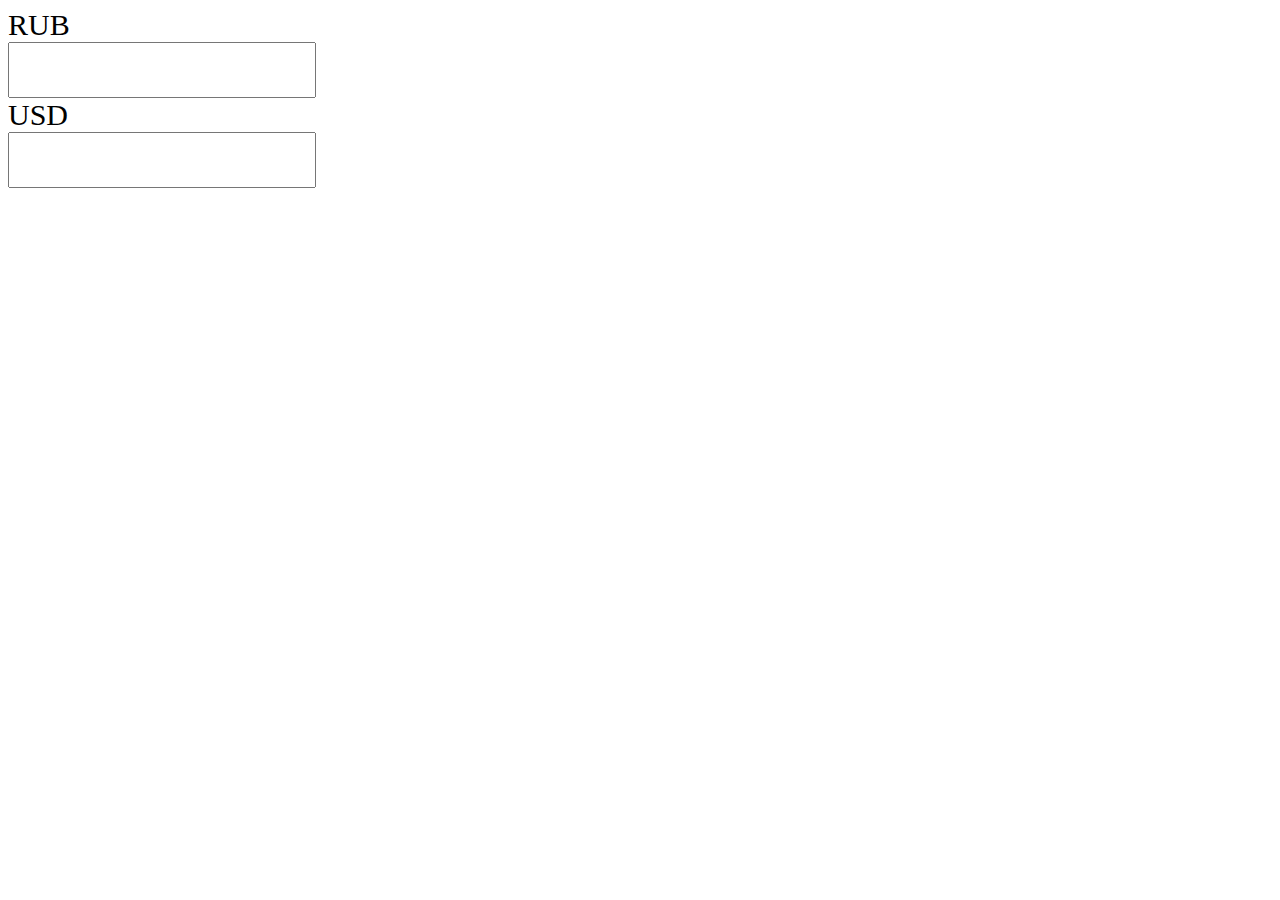
<file: Лекция 52. AJAX и общение с сервером/calc/calc/index.html>
<!DOCTYPE html>
<html lang="en">
<head>
    <meta charset="UTF-8">
    <meta name="viewport" content="width=device-width, initial-scale=1.0">
    <meta http-equiv="X-UA-Compatible" content="ie=edge">
    <title>Calc</title>
    <style>
        label {
            display: block;
            font-size: 30px;
        }
        input {
            width: 300px;
            height: 50px;
            font-size: 30px;
        }
    </style>
</head>
<body>
    <label for="rub">RUB</label>
    <input id="rub" type="text">
    <label for="usd">USD</label>
    <input id="usd" type="text">
    <script src="js/practic.js"></script>
</body>
</html>
</file>
<file: Лекция 37. ClassList и делегирование/style.css>
.box {
    position: absolute;
    width: 100px;
    height: 100px;
    background-color: blue;
  }
  .wrapper {
    position: relative;
    width: 400px;
    height: 400px;
    border: 3px solid red;
  }
  .btn-block {
      padding: 10px;
      background-color: grey;
      margin-top: 10px;
  }
  button {
    margin-bottom: 10px;
    margin-top: 10px;
    width: 100px;
    height: 40px;
    background-color: yellow;
    border: none;
    transition: 0.3s all;
  }
  .blue {
    background-color: blue;
}
 
.red {
    background-color: red;
}
</file>
<file: Лекция 39. Скрипты и время их выполнения setTimout & setInterval/style.css>
.box {
  position: absolute;
  width: 100px;
  height: 100px;
  background-color: blue;
}
.wrapper {
  position: relative;
  width: 400px;
  height: 400px;
  border: 3px solid red;
}
button {
  margin-bottom: 10px;
  margin-top: 10px;
  width: 100px;
  height: 40px;
  background-color: yellow;
  border: none;
}
</file>
<file: Лекция 42. Параметры документа, окна и работа с ними/style.css>
.box {
box-sizing: border-box;
  width: 400px;
  height: 350px;
  overflow: scroll;
  margin: 0 auto;
  margin-top: 50px;
  padding: 10px;
}
button {
  width: 100px;
  height: 40px;
  display: block;
  margin: 0 auto;
  margin-top: 20px; 
}
</file>
<file: Лекция 38. Создаем табы в новом/Food_dist/css/style.css>
@import url(https://fonts.googleapis.com/css?family=Roboto:300,400,700&display=swap&subset=cyrillic-ext);*{box-sizing:border-box;margin:0;padding:0;font-family:Roboto,sans-serif}a{text-decoration:none}.btn{width:220px;height:65px;display:flex;justify-content:center;align-items:center;background-color:#fff;font-size:18px;font-weight:700;border:1px solid rgba(0,0,0,.2);box-shadow:0 4px 15px rgba(0,0,0,.2);cursor:pointer;transition:.3s all;outline:0}.btn_white{background-color:#fff}.btn_dark{background-color:#303030;color:#fff;border:none}.btn_min{height:50px}.btn:hover{box-shadow:0 4px 30px rgba(0,0,0,.3)}.container{max-width:1200px;margin:0 auto}.divider{width:330px;height:1px;margin:0 auto;background-color:rgba(0,0,0,.5)}.title{font-size:36px;font-weight:400}.header{display:flex;justify-content:space-between;align-items:center;height:150px;padding:0 100px}.header__left-block{display:flex;justify-content:space-between;min-width:550px}.header__logo{max-width:170px}.header__logo img{width:100%}.header__links{display:flex;align-items:center}.header__link{position:relative;margin-right:45px;font-weight:700;font-size:18px;color:#303030}.header__link:after{content:'';position:absolute;display:block;width:110%;left:-5%;bottom:-1px;z-index:-1;height:8px;background:#54ed39}.header__link:last-child{margin-right:0}.sidepanel{position:fixed;left:60px;top:240px;height:400px;width:25px;display:flex;flex-direction:column;justify-content:space-between;align-items:center}.sidepanel__text{width:120px;height:120px;font-size:14px}.sidepanel__text span{display:flex;transform:rotate(-90deg) translateX(-50px)}.sidepanel__divider{width:1px;height:165px;background-color:#000}.sidepanel__icon{width:24px;height:24px}.sidepanel__icon img{width:100%}.preview{padding:28px 0 100px 0;position:relative}.preview__life{font-weight:700;font-size:20px;margin-left:35px;margin-top:35px}.bgc_blue{position:absolute;right:0;top:-155px;width:50vw;height:900px;background:rgba(146,242,255,.15);z-index:-1}.tabcontainer{display:flex;width:1130px;margin:0 auto;box-shadow:0 4px 30px rgba(0,0,0,.25)}.tabcontent{width:850px;position:relative}.tabcontent img{width:100%;height:100%;object-fit:cover}.tabcontent__descr{position:absolute;top:300px;right:-177px;width:550px;height:359px;background:rgba(251,254,93,.8);padding:50px;font-size:24px;font-weight:300;line-height:36px;color:rgba(0,0,0,.7)}.tabheader{width:280px;padding:35px 30px;background-color:#fff}.tabheader h3{font-weight:700;font-size:16px}.tabheader__items{margin-top:35px;padding-left:26px;border-left:1px solid #000}.tabheader__item{font-weight:700;font-size:18px;font-weight:300;margin-top:10px;color:rgba(0,0,0,.6);cursor:pointer;transition:.3s all}.tabheader__item_active{color:#000;font-size:22px;font-weight:700}.offer{padding:70px 0 100px 0;position:relative}.offer .container{display:flex;justify-content:space-between}.offer .bgc_y{position:absolute;width:1109px;height:780px;background:rgba(243,255,222,.45);z-index:-1;top:50px}.offer__text{width:580px}.offer__descr{font-size:18px;margin-top:30px;font-weight:300;line-height:24px}.offer__action{display:flex;align-items:center;justify-content:flex-end}.offer__advantages{width:330px;margin-top:50px}.offer__advantages h2{font-weight:700;font-size:20px;margin-top:20px}.offer__advantages h2:first-child{margin-top:70px}.offer__advantages-text{margin-top:20px;font-size:18px;font-weight:300;line-height:21px}.offer__slider{width:650px;margin-top:50px;display:flex;flex-direction:column;align-items:flex-end}.offer__slider-counter{display:flex;width:180px;align-items:center;font-size:24px;color:rgba(0,0,0,.5)}.offer__slider-wrapper{width:100%;margin-top:15px;box-shadow:0 4px 30px rgba(0,0,0,.25)}.offer__slider-prev{margin-right:10px;cursor:pointer}.offer__slider-next{margin-left:10px;cursor:pointer}.offer__slider #current{font-size:48px;font-weight:700;color:#000}.offer__slide{width:100%;height:390px}.offer__slide img{width:100%;height:100%;object-fit:cover}.calculating{padding:50px 0}.calculating .title{text-align:center}.calculating__field{width:100%;margin-top:50px;background:rgba(146,242,255,.15);padding:30px 0 40px 0}.calculating__subtitle{text-align:center;font-size:18px;font-weight:700;margin-top:30px}.calculating__subtitle:first-child{margin-top:0}.calculating #gender:after{content:'';position:absolute;top:50%;transform:translateY(-50%);display:block;width:16px;height:16px;background:url(../icons/switch.svg) center center/cover no-repeat}.calculating__choose{position:relative;display:flex;margin-top:30px;justify-content:center}.calculating__choose-item{display:flex;align-items:center;justify-content:center;width:170px;height:50px;padding:0 10px;background:#fff;box-shadow:0 4px 15px rgba(0,0,0,.2);border:none;text-align:center;font-size:14px;cursor:pointer;outline:0;transition:.3s all}.calculating__choose-item_active{color:#fff;background-color:#54ed39}.calculating__choose_medium{width:743px;justify-content:space-between;margin:30px auto 0 auto}.calculating__choose_big{width:930px;justify-content:space-between;margin:30px auto 0 auto}.calculating__choose_big .calculating__choose-item{width:200px}.calculating__divider{width:490px;height:1px;margin:40px auto;background-color:rgba(0,0,0,.2)}.calculating__total{width:490px;margin:0 auto;display:flex;justify-content:space-between;align-items:center}.calculating__result{font-size:18px;font-weight:700}.calculating__result span{font-size:42px}.menu{padding:40px 0 50px 0}.menu .container{display:flex;justify-content:space-between;align-items:flex-start}.menu .title{text-align:center}.menu__field{margin-top:50px;padding:50px 0;width:100%;background:rgba(249,254,126,.25)}.menu__item{width:320px;min-height:450px;background:#fff;box-shadow:0 4px 25px rgba(0,0,0,.25);font-size:16px;font-weight:300}.menu__item img{width:100%;height:200px;object-fit:cover}.menu__item-subtitle{font-weight:700;font-size:18px;padding:0 20px;margin-top:20px}.menu__item-descr{margin-top:20px;padding:0 20px}.menu__item-divider{width:100%;height:1px;background-color:rgba(0,0,0,.25);margin-top:40px}.menu__item-price{display:flex;justify-content:space-between;align-items:center;padding:10px 20px}.menu__item-price span{font-size:24px;font-weight:700}.order{padding-bottom:80px}.order .title{text-align:center}.order__form{margin-top:70px;padding:0 100px;display:flex;justify-content:space-between;align-items:center}.order__form img{transform:scale(1.5)}.order__input{width:280px;height:50px;background:#fff;box-shadow:0 4px 15px rgba(0,0,0,.2);border:none;font-size:18px;text-align:center;padding:0 20px;outline:0}.promotion{padding:70px 0 240px 0;position:relative}.promotion .container{display:flex}.promotion .bgc_y{position:absolute;width:50%;height:499px;background:rgba(243,255,222,.35);z-index:-1;top:-50px;left:0}.promotion__text{width:50%}.promotion__descr{margin-top:40px;font-size:20px;line-height:24px;font-weight:300}.promotion__descr span{font-weight:700;font-size:26px}.promotion__timer{width:50%}.promotion__timer .title{text-align:right}.promotion__timer .timer{margin-top:60px;padding-left:95px;display:flex;justify-content:space-between;align-items:center}.promotion__timer .timer__block{width:102px;height:120px;background:#fff;box-shadow:0 4px 20px rgba(0,0,0,.25);font-size:16px;font-weight:300;text-align:center}.promotion__timer .timer__block span{display:block;margin-top:20px;margin-bottom:5px;font-size:56px;font-weight:700}.footer{min-height:180px;background-color:#303030;padding:45px 0 50px 0;color:#fff}.footer .container{height:100%;display:flex;justify-content:space-between;align-items:flex-end}.footer .subtitle{font-size:20px}.footer .link{display:block;margin-top:15px;font-size:16px;color:#fff}.footer .call{text-align:right}.modal{position:fixed;top:0;left:0;z-index:1050;display:none;width:100%;height:100%;overflow:hidden;background-color:rgba(0,0,0,.5)}.modal__dialog{max-width:500px;margin:40px auto}.modal__content{position:relative;width:100%;padding:40px;background-color:#fff;border:1px solid rgba(0,0,0,.2);border-radius:4px;max-height:80vh;overflow-y:auto}.modal__close{position:absolute;top:8px;right:14px;font-size:30px;color:#000;opacity:.5;font-weight:700;border:none;background-color:transparent;cursor:pointer}.modal__title{text-align:center;font-size:22px;text-transform:uppercase}.modal__input{display:block;margin:20px auto 20px auto;width:280px;height:50px;background:#fff;box-shadow:0 4px 15px rgba(0,0,0,.2);border:none;font-size:18px;text-align:center;padding:0 20px;outline:0}.modal .btn{display:block;width:280px;margin:0 auto}.show{display:block}.hide{display: none}.fade{animation-name: fade;animation-duration: 1.5s;}@keyframes fade{from{opacity: 0.1;}to{opacity: 1;}}
</file>
<file: Лекция 41. Создаем таймер обратного отсчета на сайте/Food_dist/css/style.css>
@import url(https://fonts.googleapis.com/css?family=Roboto:300,400,700&display=swap&subset=cyrillic-ext);*{box-sizing:border-box;margin:0;padding:0;font-family:Roboto,sans-serif}a{text-decoration:none}.btn{width:220px;height:65px;display:flex;justify-content:center;align-items:center;background-color:#fff;font-size:18px;font-weight:700;border:1px solid rgba(0,0,0,.2);box-shadow:0 4px 15px rgba(0,0,0,.2);cursor:pointer;transition:.3s all;outline:0}.btn_white{background-color:#fff}.btn_dark{background-color:#303030;color:#fff;border:none}.btn_min{height:50px}.btn:hover{box-shadow:0 4px 30px rgba(0,0,0,.3)}.container{max-width:1200px;margin:0 auto}.divider{width:330px;height:1px;margin:0 auto;background-color:rgba(0,0,0,.5)}.title{font-size:36px;font-weight:400}.header{display:flex;justify-content:space-between;align-items:center;height:150px;padding:0 100px}.header__left-block{display:flex;justify-content:space-between;min-width:550px}.header__logo{max-width:170px}.header__logo img{width:100%}.header__links{display:flex;align-items:center}.header__link{position:relative;margin-right:45px;font-weight:700;font-size:18px;color:#303030}.header__link:after{content:'';position:absolute;display:block;width:110%;left:-5%;bottom:-1px;z-index:-1;height:8px;background:#54ed39}.header__link:last-child{margin-right:0}.sidepanel{position:fixed;left:60px;top:240px;height:400px;width:25px;display:flex;flex-direction:column;justify-content:space-between;align-items:center}.sidepanel__text{width:120px;height:120px;font-size:14px}.sidepanel__text span{display:flex;transform:rotate(-90deg) translateX(-50px)}.sidepanel__divider{width:1px;height:165px;background-color:#000}.sidepanel__icon{width:24px;height:24px}.sidepanel__icon img{width:100%}.preview{padding:28px 0 100px 0;position:relative}.preview__life{font-weight:700;font-size:20px;margin-left:35px;margin-top:35px}.bgc_blue{position:absolute;right:0;top:-155px;width:50vw;height:900px;background:rgba(146,242,255,.15);z-index:-1}.tabcontainer{display:flex;width:1130px;margin:0 auto;box-shadow:0 4px 30px rgba(0,0,0,.25)}.tabcontent{width:850px;position:relative}.tabcontent img{width:100%;height:100%;object-fit:cover}.tabcontent__descr{position:absolute;top:300px;right:-177px;width:550px;height:359px;background:rgba(251,254,93,.8);padding:50px;font-size:24px;font-weight:300;line-height:36px;color:rgba(0,0,0,.7)}.tabheader{width:280px;padding:35px 30px;background-color:#fff}.tabheader h3{font-weight:700;font-size:16px}.tabheader__items{margin-top:35px;padding-left:26px;border-left:1px solid #000}.tabheader__item{font-weight:700;font-size:18px;font-weight:300;margin-top:10px;color:rgba(0,0,0,.6);cursor:pointer;transition:.3s all}.tabheader__item_active{color:#000;font-size:22px;font-weight:700}.offer{padding:70px 0 100px 0;position:relative}.offer .container{display:flex;justify-content:space-between}.offer .bgc_y{position:absolute;width:1109px;height:780px;background:rgba(243,255,222,.45);z-index:-1;top:50px}.offer__text{width:580px}.offer__descr{font-size:18px;margin-top:30px;font-weight:300;line-height:24px}.offer__action{display:flex;align-items:center;justify-content:flex-end}.offer__advantages{width:330px;margin-top:50px}.offer__advantages h2{font-weight:700;font-size:20px;margin-top:20px}.offer__advantages h2:first-child{margin-top:70px}.offer__advantages-text{margin-top:20px;font-size:18px;font-weight:300;line-height:21px}.offer__slider{width:650px;margin-top:50px;display:flex;flex-direction:column;align-items:flex-end}.offer__slider-counter{display:flex;width:180px;align-items:center;font-size:24px;color:rgba(0,0,0,.5)}.offer__slider-wrapper{width:100%;margin-top:15px;box-shadow:0 4px 30px rgba(0,0,0,.25)}.offer__slider-prev{margin-right:10px;cursor:pointer}.offer__slider-next{margin-left:10px;cursor:pointer}.offer__slider #current{font-size:48px;font-weight:700;color:#000}.offer__slide{width:100%;height:390px}.offer__slide img{width:100%;height:100%;object-fit:cover}.calculating{padding:50px 0}.calculating .title{text-align:center}.calculating__field{width:100%;margin-top:50px;background:rgba(146,242,255,.15);padding:30px 0 40px 0}.calculating__subtitle{text-align:center;font-size:18px;font-weight:700;margin-top:30px}.calculating__subtitle:first-child{margin-top:0}.calculating #gender:after{content:'';position:absolute;top:50%;transform:translateY(-50%);display:block;width:16px;height:16px;background:url(../icons/switch.svg) center center/cover no-repeat}.calculating__choose{position:relative;display:flex;margin-top:30px;justify-content:center}.calculating__choose-item{display:flex;align-items:center;justify-content:center;width:170px;height:50px;padding:0 10px;background:#fff;box-shadow:0 4px 15px rgba(0,0,0,.2);border:none;text-align:center;font-size:14px;cursor:pointer;outline:0;transition:.3s all}.calculating__choose-item_active{color:#fff;background-color:#54ed39}.calculating__choose_medium{width:743px;justify-content:space-between;margin:30px auto 0 auto}.calculating__choose_big{width:930px;justify-content:space-between;margin:30px auto 0 auto}.calculating__choose_big .calculating__choose-item{width:200px}.calculating__divider{width:490px;height:1px;margin:40px auto;background-color:rgba(0,0,0,.2)}.calculating__total{width:490px;margin:0 auto;display:flex;justify-content:space-between;align-items:center}.calculating__result{font-size:18px;font-weight:700}.calculating__result span{font-size:42px}.menu{padding:40px 0 50px 0}.menu .container{display:flex;justify-content:space-between;align-items:flex-start}.menu .title{text-align:center}.menu__field{margin-top:50px;padding:50px 0;width:100%;background:rgba(249,254,126,.25)}.menu__item{width:320px;min-height:450px;background:#fff;box-shadow:0 4px 25px rgba(0,0,0,.25);font-size:16px;font-weight:300}.menu__item img{width:100%;height:200px;object-fit:cover}.menu__item-subtitle{font-weight:700;font-size:18px;padding:0 20px;margin-top:20px}.menu__item-descr{margin-top:20px;padding:0 20px}.menu__item-divider{width:100%;height:1px;background-color:rgba(0,0,0,.25);margin-top:40px}.menu__item-price{display:flex;justify-content:space-between;align-items:center;padding:10px 20px}.menu__item-price span{font-size:24px;font-weight:700}.order{padding-bottom:80px}.order .title{text-align:center}.order__form{margin-top:70px;padding:0 100px;display:flex;justify-content:space-between;align-items:center}.order__form img{transform:scale(1.5)}.order__input{width:280px;height:50px;background:#fff;box-shadow:0 4px 15px rgba(0,0,0,.2);border:none;font-size:18px;text-align:center;padding:0 20px;outline:0}.promotion{padding:70px 0 240px 0;position:relative}.promotion .container{display:flex}.promotion .bgc_y{position:absolute;width:50%;height:499px;background:rgba(243,255,222,.35);z-index:-1;top:-50px;left:0}.promotion__text{width:50%}.promotion__descr{margin-top:40px;font-size:20px;line-height:24px;font-weight:300}.promotion__descr span{font-weight:700;font-size:26px}.promotion__timer{width:50%}.promotion__timer .title{text-align:right}.promotion__timer .timer{margin-top:60px;padding-left:95px;display:flex;justify-content:space-between;align-items:center}.promotion__timer .timer__block{width:102px;height:120px;background:#fff;box-shadow:0 4px 20px rgba(0,0,0,.25);font-size:16px;font-weight:300;text-align:center}.promotion__timer .timer__block span{display:block;margin-top:20px;margin-bottom:5px;font-size:56px;font-weight:700}.footer{min-height:180px;background-color:#303030;padding:45px 0 50px 0;color:#fff}.footer .container{height:100%;display:flex;justify-content:space-between;align-items:flex-end}.footer .subtitle{font-size:20px}.footer .link{display:block;margin-top:15px;font-size:16px;color:#fff}.footer .call{text-align:right}.modal{position:fixed;top:0;left:0;z-index:1050;display:none;width:100%;height:100%;overflow:hidden;background-color:rgba(0,0,0,.5)}.modal__dialog{max-width:500px;margin:40px auto}.modal__content{position:relative;width:100%;padding:40px;background-color:#fff;border:1px solid rgba(0,0,0,.2);border-radius:4px;max-height:80vh;overflow-y:auto}.modal__close{position:absolute;top:8px;right:14px;font-size:30px;color:#000;opacity:.5;font-weight:700;border:none;background-color:transparent;cursor:pointer}.modal__title{text-align:center;font-size:22px;text-transform:uppercase}.modal__input{display:block;margin:20px auto 20px auto;width:280px;height:50px;background:#fff;box-shadow:0 4px 15px rgba(0,0,0,.2);border:none;font-size:18px;text-align:center;padding:0 20px;outline:0}.modal .btn{display:block;width:280px;margin:0 auto}.show{display:block}.hide{display: none}.fade{animation-name: fade;animation-duration: 1.5s;}@keyframes fade{from{opacity: 0.1;}to{opacity: 1;}}
</file>
<file: Лекция 43-44. Модальное окно/Food_dist/css/style.css>
@import url(https://fonts.googleapis.com/css?family=Roboto:300,400,700&display=swap&subset=cyrillic-ext);*{box-sizing:border-box;margin:0;padding:0;font-family:Roboto,sans-serif}a{text-decoration:none}.btn{width:220px;height:65px;display:flex;justify-content:center;align-items:center;background-color:#fff;font-size:18px;font-weight:700;border:1px solid rgba(0,0,0,.2);box-shadow:0 4px 15px rgba(0,0,0,.2);cursor:pointer;transition:.3s all;outline:0}.btn_white{background-color:#fff}.btn_dark{background-color:#303030;color:#fff;border:none}.btn_min{height:50px}.btn:hover{box-shadow:0 4px 30px rgba(0,0,0,.3)}.container{max-width:1200px;margin:0 auto}.divider{width:330px;height:1px;margin:0 auto;background-color:rgba(0,0,0,.5)}.title{font-size:36px;font-weight:400}.header{display:flex;justify-content:space-between;align-items:center;height:150px;padding:0 100px}.header__left-block{display:flex;justify-content:space-between;min-width:550px}.header__logo{max-width:170px}.header__logo img{width:100%}.header__links{display:flex;align-items:center}.header__link{position:relative;margin-right:45px;font-weight:700;font-size:18px;color:#303030}.header__link:after{content:'';position:absolute;display:block;width:110%;left:-5%;bottom:-1px;z-index:-1;height:8px;background:#54ed39}.header__link:last-child{margin-right:0}.sidepanel{position:fixed;left:60px;top:240px;height:400px;width:25px;display:flex;flex-direction:column;justify-content:space-between;align-items:center}.sidepanel__text{width:120px;height:120px;font-size:14px}.sidepanel__text span{display:flex;transform:rotate(-90deg) translateX(-50px)}.sidepanel__divider{width:1px;height:165px;background-color:#000}.sidepanel__icon{width:24px;height:24px}.sidepanel__icon img{width:100%}.preview{padding:28px 0 100px 0;position:relative}.preview__life{font-weight:700;font-size:20px;margin-left:35px;margin-top:35px}.bgc_blue{position:absolute;right:0;top:-155px;width:50vw;height:900px;background:rgba(146,242,255,.15);z-index:-1}.tabcontainer{display:flex;width:1130px;margin:0 auto;box-shadow:0 4px 30px rgba(0,0,0,.25)}.tabcontent{width:850px;position:relative}.tabcontent img{width:100%;height:100%;object-fit:cover}.tabcontent__descr{position:absolute;top:300px;right:-177px;width:550px;height:359px;background:rgba(251,254,93,.8);padding:50px;font-size:24px;font-weight:300;line-height:36px;color:rgba(0,0,0,.7)}.tabheader{width:280px;padding:35px 30px;background-color:#fff}.tabheader h3{font-weight:700;font-size:16px}.tabheader__items{margin-top:35px;padding-left:26px;border-left:1px solid #000}.tabheader__item{font-weight:700;font-size:18px;font-weight:300;margin-top:10px;color:rgba(0,0,0,.6);cursor:pointer;transition:.3s all}.tabheader__item_active{color:#000;font-size:22px;font-weight:700}.offer{padding:70px 0 100px 0;position:relative}.offer .container{display:flex;justify-content:space-between}.offer .bgc_y{position:absolute;width:1109px;height:780px;background:rgba(243,255,222,.45);z-index:-1;top:50px}.offer__text{width:580px}.offer__descr{font-size:18px;margin-top:30px;font-weight:300;line-height:24px}.offer__action{display:flex;align-items:center;justify-content:flex-end}.offer__advantages{width:330px;margin-top:50px}.offer__advantages h2{font-weight:700;font-size:20px;margin-top:20px}.offer__advantages h2:first-child{margin-top:70px}.offer__advantages-text{margin-top:20px;font-size:18px;font-weight:300;line-height:21px}.offer__slider{width:650px;margin-top:50px;display:flex;flex-direction:column;align-items:flex-end}.offer__slider-counter{display:flex;width:180px;align-items:center;font-size:24px;color:rgba(0,0,0,.5)}.offer__slider-wrapper{width:100%;margin-top:15px;box-shadow:0 4px 30px rgba(0,0,0,.25)}.offer__slider-prev{margin-right:10px;cursor:pointer}.offer__slider-next{margin-left:10px;cursor:pointer}.offer__slider #current{font-size:48px;font-weight:700;color:#000}.offer__slide{width:100%;height:390px}.offer__slide img{width:100%;height:100%;object-fit:cover}.calculating{padding:50px 0}.calculating .title{text-align:center}.calculating__field{width:100%;margin-top:50px;background:rgba(146,242,255,.15);padding:30px 0 40px 0}.calculating__subtitle{text-align:center;font-size:18px;font-weight:700;margin-top:30px}.calculating__subtitle:first-child{margin-top:0}.calculating #gender:after{content:'';position:absolute;top:50%;transform:translateY(-50%);display:block;width:16px;height:16px;background:url(../icons/switch.svg) center center/cover no-repeat}.calculating__choose{position:relative;display:flex;margin-top:30px;justify-content:center}.calculating__choose-item{display:flex;align-items:center;justify-content:center;width:170px;height:50px;padding:0 10px;background:#fff;box-shadow:0 4px 15px rgba(0,0,0,.2);border:none;text-align:center;font-size:14px;cursor:pointer;outline:0;transition:.3s all}.calculating__choose-item_active{color:#fff;background-color:#54ed39}.calculating__choose_medium{width:743px;justify-content:space-between;margin:30px auto 0 auto}.calculating__choose_big{width:930px;justify-content:space-between;margin:30px auto 0 auto}.calculating__choose_big .calculating__choose-item{width:200px}.calculating__divider{width:490px;height:1px;margin:40px auto;background-color:rgba(0,0,0,.2)}.calculating__total{width:490px;margin:0 auto;display:flex;justify-content:space-between;align-items:center}.calculating__result{font-size:18px;font-weight:700}.calculating__result span{font-size:42px}.menu{padding:40px 0 50px 0}.menu .container{display:flex;justify-content:space-between;align-items:flex-start}.menu .title{text-align:center}.menu__field{margin-top:50px;padding:50px 0;width:100%;background:rgba(249,254,126,.25)}.menu__item{width:320px;min-height:450px;background:#fff;box-shadow:0 4px 25px rgba(0,0,0,.25);font-size:16px;font-weight:300}.menu__item img{width:100%;height:200px;object-fit:cover}.menu__item-subtitle{font-weight:700;font-size:18px;padding:0 20px;margin-top:20px}.menu__item-descr{margin-top:20px;padding:0 20px}.menu__item-divider{width:100%;height:1px;background-color:rgba(0,0,0,.25);margin-top:40px}.menu__item-price{display:flex;justify-content:space-between;align-items:center;padding:10px 20px}.menu__item-price span{font-size:24px;font-weight:700}.order{padding-bottom:80px}.order .title{text-align:center}.order__form{margin-top:70px;padding:0 100px;display:flex;justify-content:space-between;align-items:center}.order__form img{transform:scale(1.5)}.order__input{width:280px;height:50px;background:#fff;box-shadow:0 4px 15px rgba(0,0,0,.2);border:none;font-size:18px;text-align:center;padding:0 20px;outline:0}.promotion{padding:70px 0 240px 0;position:relative}.promotion .container{display:flex}.promotion .bgc_y{position:absolute;width:50%;height:499px;background:rgba(243,255,222,.35);z-index:-1;top:-50px;left:0}.promotion__text{width:50%}.promotion__descr{margin-top:40px;font-size:20px;line-height:24px;font-weight:300}.promotion__descr span{font-weight:700;font-size:26px}.promotion__timer{width:50%}.promotion__timer .title{text-align:right}.promotion__timer .timer{margin-top:60px;padding-left:95px;display:flex;justify-content:space-between;align-items:center}.promotion__timer .timer__block{width:102px;height:120px;background:#fff;box-shadow:0 4px 20px rgba(0,0,0,.25);font-size:16px;font-weight:300;text-align:center}.promotion__timer .timer__block span{display:block;margin-top:20px;margin-bottom:5px;font-size:56px;font-weight:700}.footer{min-height:180px;background-color:#303030;padding:45px 0 50px 0;color:#fff}.footer .container{height:100%;display:flex;justify-content:space-between;align-items:flex-end}.footer .subtitle{font-size:20px}.footer .link{display:block;margin-top:15px;font-size:16px;color:#fff}.footer .call{text-align:right}.modal{position:fixed;top:0;left:0;z-index:1050;display:none;width:100%;height:100%;overflow:hidden;background-color:rgba(0,0,0,.5)}.modal__dialog{max-width:500px;margin:40px auto}.modal__content{position:relative;width:100%;padding:40px;background-color:#fff;border:1px solid rgba(0,0,0,.2);border-radius:4px;max-height:80vh;overflow-y:auto}.modal__close{position:absolute;top:8px;right:14px;font-size:30px;color:#000;opacity:.5;font-weight:700;border:none;background-color:transparent;cursor:pointer}.modal__title{text-align:center;font-size:22px;text-transform:uppercase}.modal__input{display:block;margin:20px auto 20px auto;width:280px;height:50px;background:#fff;box-shadow:0 4px 15px rgba(0,0,0,.2);border:none;font-size:18px;text-align:center;padding:0 20px;outline:0}.modal .btn{display:block;width:280px;margin:0 auto}.show{display:block}.hide{display: none}.fade{animation-name: fade;animation-duration: 1.5s;}@keyframes fade{from{opacity: 0.1;}to{opacity: 1;}}
</file>
<file: Лекция 48. Используем классы в реальной/Food_dist/css/style.css>
@import url(https://fonts.googleapis.com/css?family=Roboto:300,400,700&display=swap&subset=cyrillic-ext);*{box-sizing:border-box;margin:0;padding:0;font-family:Roboto,sans-serif}a{text-decoration:none}.btn{width:220px;height:65px;display:flex;justify-content:center;align-items:center;background-color:#fff;font-size:18px;font-weight:700;border:1px solid rgba(0,0,0,.2);box-shadow:0 4px 15px rgba(0,0,0,.2);cursor:pointer;transition:.3s all;outline:0}.btn_white{background-color:#fff}.btn_dark{background-color:#303030;color:#fff;border:none}.btn_min{height:50px}.btn:hover{box-shadow:0 4px 30px rgba(0,0,0,.3)}.container{max-width:1200px;margin:0 auto}.divider{width:330px;height:1px;margin:0 auto;background-color:rgba(0,0,0,.5)}.title{font-size:36px;font-weight:400}.header{display:flex;justify-content:space-between;align-items:center;height:150px;padding:0 100px}.header__left-block{display:flex;justify-content:space-between;min-width:550px}.header__logo{max-width:170px}.header__logo img{width:100%}.header__links{display:flex;align-items:center}.header__link{position:relative;margin-right:45px;font-weight:700;font-size:18px;color:#303030}.header__link:after{content:'';position:absolute;display:block;width:110%;left:-5%;bottom:-1px;z-index:-1;height:8px;background:#54ed39}.header__link:last-child{margin-right:0}.sidepanel{position:fixed;left:60px;top:240px;height:400px;width:25px;display:flex;flex-direction:column;justify-content:space-between;align-items:center}.sidepanel__text{width:120px;height:120px;font-size:14px}.sidepanel__text span{display:flex;transform:rotate(-90deg) translateX(-50px)}.sidepanel__divider{width:1px;height:165px;background-color:#000}.sidepanel__icon{width:24px;height:24px}.sidepanel__icon img{width:100%}.preview{padding:28px 0 100px 0;position:relative}.preview__life{font-weight:700;font-size:20px;margin-left:35px;margin-top:35px}.bgc_blue{position:absolute;right:0;top:-155px;width:50vw;height:900px;background:rgba(146,242,255,.15);z-index:-1}.tabcontainer{display:flex;width:1130px;margin:0 auto;box-shadow:0 4px 30px rgba(0,0,0,.25)}.tabcontent{width:850px;position:relative}.tabcontent img{width:100%;height:100%;object-fit:cover}.tabcontent__descr{position:absolute;top:300px;right:-177px;width:550px;height:359px;background:rgba(251,254,93,.8);padding:50px;font-size:24px;font-weight:300;line-height:36px;color:rgba(0,0,0,.7)}.tabheader{width:280px;padding:35px 30px;background-color:#fff}.tabheader h3{font-weight:700;font-size:16px}.tabheader__items{margin-top:35px;padding-left:26px;border-left:1px solid #000}.tabheader__item{font-weight:700;font-size:18px;font-weight:300;margin-top:10px;color:rgba(0,0,0,.6);cursor:pointer;transition:.3s all}.tabheader__item_active{color:#000;font-size:22px;font-weight:700}.offer{padding:70px 0 100px 0;position:relative}.offer .container{display:flex;justify-content:space-between}.offer .bgc_y{position:absolute;width:1109px;height:780px;background:rgba(243,255,222,.45);z-index:-1;top:50px}.offer__text{width:580px}.offer__descr{font-size:18px;margin-top:30px;font-weight:300;line-height:24px}.offer__action{display:flex;align-items:center;justify-content:flex-end}.offer__advantages{width:330px;margin-top:50px}.offer__advantages h2{font-weight:700;font-size:20px;margin-top:20px}.offer__advantages h2:first-child{margin-top:70px}.offer__advantages-text{margin-top:20px;font-size:18px;font-weight:300;line-height:21px}.offer__slider{width:650px;margin-top:50px;display:flex;flex-direction:column;align-items:flex-end}.offer__slider-counter{display:flex;width:180px;align-items:center;font-size:24px;color:rgba(0,0,0,.5)}.offer__slider-wrapper{width:100%;margin-top:15px;box-shadow:0 4px 30px rgba(0,0,0,.25)}.offer__slider-prev{margin-right:10px;cursor:pointer}.offer__slider-next{margin-left:10px;cursor:pointer}.offer__slider #current{font-size:48px;font-weight:700;color:#000}.offer__slide{width:100%;height:390px}.offer__slide img{width:100%;height:100%;object-fit:cover}.calculating{padding:50px 0}.calculating .title{text-align:center}.calculating__field{width:100%;margin-top:50px;background:rgba(146,242,255,.15);padding:30px 0 40px 0}.calculating__subtitle{text-align:center;font-size:18px;font-weight:700;margin-top:30px}.calculating__subtitle:first-child{margin-top:0}.calculating #gender:after{content:'';position:absolute;top:50%;transform:translateY(-50%);display:block;width:16px;height:16px;background:url(../icons/switch.svg) center center/cover no-repeat}.calculating__choose{position:relative;display:flex;margin-top:30px;justify-content:center}.calculating__choose-item{display:flex;align-items:center;justify-content:center;width:170px;height:50px;padding:0 10px;background:#fff;box-shadow:0 4px 15px rgba(0,0,0,.2);border:none;text-align:center;font-size:14px;cursor:pointer;outline:0;transition:.3s all}.calculating__choose-item_active{color:#fff;background-color:#54ed39}.calculating__choose_medium{width:743px;justify-content:space-between;margin:30px auto 0 auto}.calculating__choose_big{width:930px;justify-content:space-between;margin:30px auto 0 auto}.calculating__choose_big .calculating__choose-item{width:200px}.calculating__divider{width:490px;height:1px;margin:40px auto;background-color:rgba(0,0,0,.2)}.calculating__total{width:490px;margin:0 auto;display:flex;justify-content:space-between;align-items:center}.calculating__result{font-size:18px;font-weight:700}.calculating__result span{font-size:42px}.menu{padding:40px 0 50px 0}.menu .container{display:flex;justify-content:space-between;align-items:flex-start}.menu .title{text-align:center}.menu__field{margin-top:50px;padding:50px 0;width:100%;background:rgba(249,254,126,.25)}.menu__item{width:320px;min-height:450px;background:#fff;box-shadow:0 4px 25px rgba(0,0,0,.25);font-size:16px;font-weight:300}.menu__item img{width:100%;height:200px;object-fit:cover}.menu__item-subtitle{font-weight:700;font-size:18px;padding:0 20px;margin-top:20px}.menu__item-descr{margin-top:20px;padding:0 20px}.menu__item-divider{width:100%;height:1px;background-color:rgba(0,0,0,.25);margin-top:40px}.menu__item-price{display:flex;justify-content:space-between;align-items:center;padding:10px 20px}.menu__item-price span{font-size:24px;font-weight:700}.order{padding-bottom:80px}.order .title{text-align:center}.order__form{margin-top:70px;padding:0 100px;display:flex;justify-content:space-between;align-items:center}.order__form img{transform:scale(1.5)}.order__input{width:280px;height:50px;background:#fff;box-shadow:0 4px 15px rgba(0,0,0,.2);border:none;font-size:18px;text-align:center;padding:0 20px;outline:0}.promotion{padding:70px 0 240px 0;position:relative}.promotion .container{display:flex}.promotion .bgc_y{position:absolute;width:50%;height:499px;background:rgba(243,255,222,.35);z-index:-1;top:-50px;left:0}.promotion__text{width:50%}.promotion__descr{margin-top:40px;font-size:20px;line-height:24px;font-weight:300}.promotion__descr span{font-weight:700;font-size:26px}.promotion__timer{width:50%}.promotion__timer .title{text-align:right}.promotion__timer .timer{margin-top:60px;padding-left:95px;display:flex;justify-content:space-between;align-items:center}.promotion__timer .timer__block{width:102px;height:120px;background:#fff;box-shadow:0 4px 20px rgba(0,0,0,.25);font-size:16px;font-weight:300;text-align:center}.promotion__timer .timer__block span{display:block;margin-top:20px;margin-bottom:5px;font-size:56px;font-weight:700}.footer{min-height:180px;background-color:#303030;padding:45px 0 50px 0;color:#fff}.footer .container{height:100%;display:flex;justify-content:space-between;align-items:flex-end}.footer .subtitle{font-size:20px}.footer .link{display:block;margin-top:15px;font-size:16px;color:#fff}.footer .call{text-align:right}.modal{position:fixed;top:0;left:0;z-index:1050;display:none;width:100%;height:100%;overflow:hidden;background-color:rgba(0,0,0,.5)}.modal__dialog{max-width:500px;margin:40px auto}.modal__content{position:relative;width:100%;padding:40px;background-color:#fff;border:1px solid rgba(0,0,0,.2);border-radius:4px;max-height:80vh;overflow-y:auto}.modal__close{position:absolute;top:8px;right:14px;font-size:30px;color:#000;opacity:.5;font-weight:700;border:none;background-color:transparent;cursor:pointer}.modal__title{text-align:center;font-size:22px;text-transform:uppercase}.modal__input{display:block;margin:20px auto 20px auto;width:280px;height:50px;background:#fff;box-shadow:0 4px 15px rgba(0,0,0,.2);border:none;font-size:18px;text-align:center;padding:0 20px;outline:0}.modal .btn{display:block;width:280px;margin:0 auto}.show{display:block}.hide{display: none}.fade{animation-name: fade;animation-duration: 1.5s;}@keyframes fade{from{opacity: 0.1;}to{opacity: 1;}}
</file>
<file: Лекция 49.  Rest оператор и параметры по умолчанию (ES6)/Food_dist/css/style.css>
@import url(https://fonts.googleapis.com/css?family=Roboto:300,400,700&display=swap&subset=cyrillic-ext);*{box-sizing:border-box;margin:0;padding:0;font-family:Roboto,sans-serif}a{text-decoration:none}.btn{width:220px;height:65px;display:flex;justify-content:center;align-items:center;background-color:#fff;font-size:18px;font-weight:700;border:1px solid rgba(0,0,0,.2);box-shadow:0 4px 15px rgba(0,0,0,.2);cursor:pointer;transition:.3s all;outline:0}.btn_white{background-color:#fff}.btn_dark{background-color:#303030;color:#fff;border:none}.btn_min{height:50px}.btn:hover{box-shadow:0 4px 30px rgba(0,0,0,.3)}.container{max-width:1200px;margin:0 auto}.divider{width:330px;height:1px;margin:0 auto;background-color:rgba(0,0,0,.5)}.title{font-size:36px;font-weight:400}.header{display:flex;justify-content:space-between;align-items:center;height:150px;padding:0 100px}.header__left-block{display:flex;justify-content:space-between;min-width:550px}.header__logo{max-width:170px}.header__logo img{width:100%}.header__links{display:flex;align-items:center}.header__link{position:relative;margin-right:45px;font-weight:700;font-size:18px;color:#303030}.header__link:after{content:'';position:absolute;display:block;width:110%;left:-5%;bottom:-1px;z-index:-1;height:8px;background:#54ed39}.header__link:last-child{margin-right:0}.sidepanel{position:fixed;left:60px;top:240px;height:400px;width:25px;display:flex;flex-direction:column;justify-content:space-between;align-items:center}.sidepanel__text{width:120px;height:120px;font-size:14px}.sidepanel__text span{display:flex;transform:rotate(-90deg) translateX(-50px)}.sidepanel__divider{width:1px;height:165px;background-color:#000}.sidepanel__icon{width:24px;height:24px}.sidepanel__icon img{width:100%}.preview{padding:28px 0 100px 0;position:relative}.preview__life{font-weight:700;font-size:20px;margin-left:35px;margin-top:35px}.bgc_blue{position:absolute;right:0;top:-155px;width:50vw;height:900px;background:rgba(146,242,255,.15);z-index:-1}.tabcontainer{display:flex;width:1130px;margin:0 auto;box-shadow:0 4px 30px rgba(0,0,0,.25)}.tabcontent{width:850px;position:relative}.tabcontent img{width:100%;height:100%;object-fit:cover}.tabcontent__descr{position:absolute;top:300px;right:-177px;width:550px;height:359px;background:rgba(251,254,93,.8);padding:50px;font-size:24px;font-weight:300;line-height:36px;color:rgba(0,0,0,.7)}.tabheader{width:280px;padding:35px 30px;background-color:#fff}.tabheader h3{font-weight:700;font-size:16px}.tabheader__items{margin-top:35px;padding-left:26px;border-left:1px solid #000}.tabheader__item{font-weight:700;font-size:18px;font-weight:300;margin-top:10px;color:rgba(0,0,0,.6);cursor:pointer;transition:.3s all}.tabheader__item_active{color:#000;font-size:22px;font-weight:700}.offer{padding:70px 0 100px 0;position:relative}.offer .container{display:flex;justify-content:space-between}.offer .bgc_y{position:absolute;width:1109px;height:780px;background:rgba(243,255,222,.45);z-index:-1;top:50px}.offer__text{width:580px}.offer__descr{font-size:18px;margin-top:30px;font-weight:300;line-height:24px}.offer__action{display:flex;align-items:center;justify-content:flex-end}.offer__advantages{width:330px;margin-top:50px}.offer__advantages h2{font-weight:700;font-size:20px;margin-top:20px}.offer__advantages h2:first-child{margin-top:70px}.offer__advantages-text{margin-top:20px;font-size:18px;font-weight:300;line-height:21px}.offer__slider{width:650px;margin-top:50px;display:flex;flex-direction:column;align-items:flex-end}.offer__slider-counter{display:flex;width:180px;align-items:center;font-size:24px;color:rgba(0,0,0,.5)}.offer__slider-wrapper{width:100%;margin-top:15px;box-shadow:0 4px 30px rgba(0,0,0,.25)}.offer__slider-prev{margin-right:10px;cursor:pointer}.offer__slider-next{margin-left:10px;cursor:pointer}.offer__slider #current{font-size:48px;font-weight:700;color:#000}.offer__slide{width:100%;height:390px}.offer__slide img{width:100%;height:100%;object-fit:cover}.calculating{padding:50px 0}.calculating .title{text-align:center}.calculating__field{width:100%;margin-top:50px;background:rgba(146,242,255,.15);padding:30px 0 40px 0}.calculating__subtitle{text-align:center;font-size:18px;font-weight:700;margin-top:30px}.calculating__subtitle:first-child{margin-top:0}.calculating #gender:after{content:'';position:absolute;top:50%;transform:translateY(-50%);display:block;width:16px;height:16px;background:url(../icons/switch.svg) center center/cover no-repeat}.calculating__choose{position:relative;display:flex;margin-top:30px;justify-content:center}.calculating__choose-item{display:flex;align-items:center;justify-content:center;width:170px;height:50px;padding:0 10px;background:#fff;box-shadow:0 4px 15px rgba(0,0,0,.2);border:none;text-align:center;font-size:14px;cursor:pointer;outline:0;transition:.3s all}.calculating__choose-item_active{color:#fff;background-color:#54ed39}.calculating__choose_medium{width:743px;justify-content:space-between;margin:30px auto 0 auto}.calculating__choose_big{width:930px;justify-content:space-between;margin:30px auto 0 auto}.calculating__choose_big .calculating__choose-item{width:200px}.calculating__divider{width:490px;height:1px;margin:40px auto;background-color:rgba(0,0,0,.2)}.calculating__total{width:490px;margin:0 auto;display:flex;justify-content:space-between;align-items:center}.calculating__result{font-size:18px;font-weight:700}.calculating__result span{font-size:42px}.menu{padding:40px 0 50px 0}.menu .container{display:flex;justify-content:space-between;align-items:flex-start}.menu .title{text-align:center}.menu__field{margin-top:50px;padding:50px 0;width:100%;background:rgba(249,254,126,.25)}.menu__item{width:320px;min-height:450px;background:#fff;box-shadow:0 4px 25px rgba(0,0,0,.25);font-size:16px;font-weight:300}.menu__item img{width:100%;height:200px;object-fit:cover}.menu__item-subtitle{font-weight:700;font-size:18px;padding:0 20px;margin-top:20px}.menu__item-descr{margin-top:20px;padding:0 20px}.menu__item-divider{width:100%;height:1px;background-color:rgba(0,0,0,.25);margin-top:40px}.menu__item-price{display:flex;justify-content:space-between;align-items:center;padding:10px 20px}.menu__item-price span{font-size:24px;font-weight:700}.order{padding-bottom:80px}.order .title{text-align:center}.order__form{margin-top:70px;padding:0 100px;display:flex;justify-content:space-between;align-items:center}.order__form img{transform:scale(1.5)}.order__input{width:280px;height:50px;background:#fff;box-shadow:0 4px 15px rgba(0,0,0,.2);border:none;font-size:18px;text-align:center;padding:0 20px;outline:0}.promotion{padding:70px 0 240px 0;position:relative}.promotion .container{display:flex}.promotion .bgc_y{position:absolute;width:50%;height:499px;background:rgba(243,255,222,.35);z-index:-1;top:-50px;left:0}.promotion__text{width:50%}.promotion__descr{margin-top:40px;font-size:20px;line-height:24px;font-weight:300}.promotion__descr span{font-weight:700;font-size:26px}.promotion__timer{width:50%}.promotion__timer .title{text-align:right}.promotion__timer .timer{margin-top:60px;padding-left:95px;display:flex;justify-content:space-between;align-items:center}.promotion__timer .timer__block{width:102px;height:120px;background:#fff;box-shadow:0 4px 20px rgba(0,0,0,.25);font-size:16px;font-weight:300;text-align:center}.promotion__timer .timer__block span{display:block;margin-top:20px;margin-bottom:5px;font-size:56px;font-weight:700}.footer{min-height:180px;background-color:#303030;padding:45px 0 50px 0;color:#fff}.footer .container{height:100%;display:flex;justify-content:space-between;align-items:flex-end}.footer .subtitle{font-size:20px}.footer .link{display:block;margin-top:15px;font-size:16px;color:#fff}.footer .call{text-align:right}.modal{position:fixed;top:0;left:0;z-index:1050;display:none;width:100%;height:100%;overflow:hidden;background-color:rgba(0,0,0,.5)}.modal__dialog{max-width:500px;margin:40px auto}.modal__content{position:relative;width:100%;padding:40px;background-color:#fff;border:1px solid rgba(0,0,0,.2);border-radius:4px;max-height:80vh;overflow-y:auto}.modal__close{position:absolute;top:8px;right:14px;font-size:30px;color:#000;opacity:.5;font-weight:700;border:none;background-color:transparent;cursor:pointer}.modal__title{text-align:center;font-size:22px;text-transform:uppercase}.modal__input{display:block;margin:20px auto 20px auto;width:280px;height:50px;background:#fff;box-shadow:0 4px 15px rgba(0,0,0,.2);border:none;font-size:18px;text-align:center;padding:0 20px;outline:0}.modal .btn{display:block;width:280px;margin:0 auto}.show{display:block}.hide{display: none}.fade{animation-name: fade;animation-duration: 1.5s;}@keyframes fade{from{opacity: 0.1;}to{opacity: 1;}}
</file>
